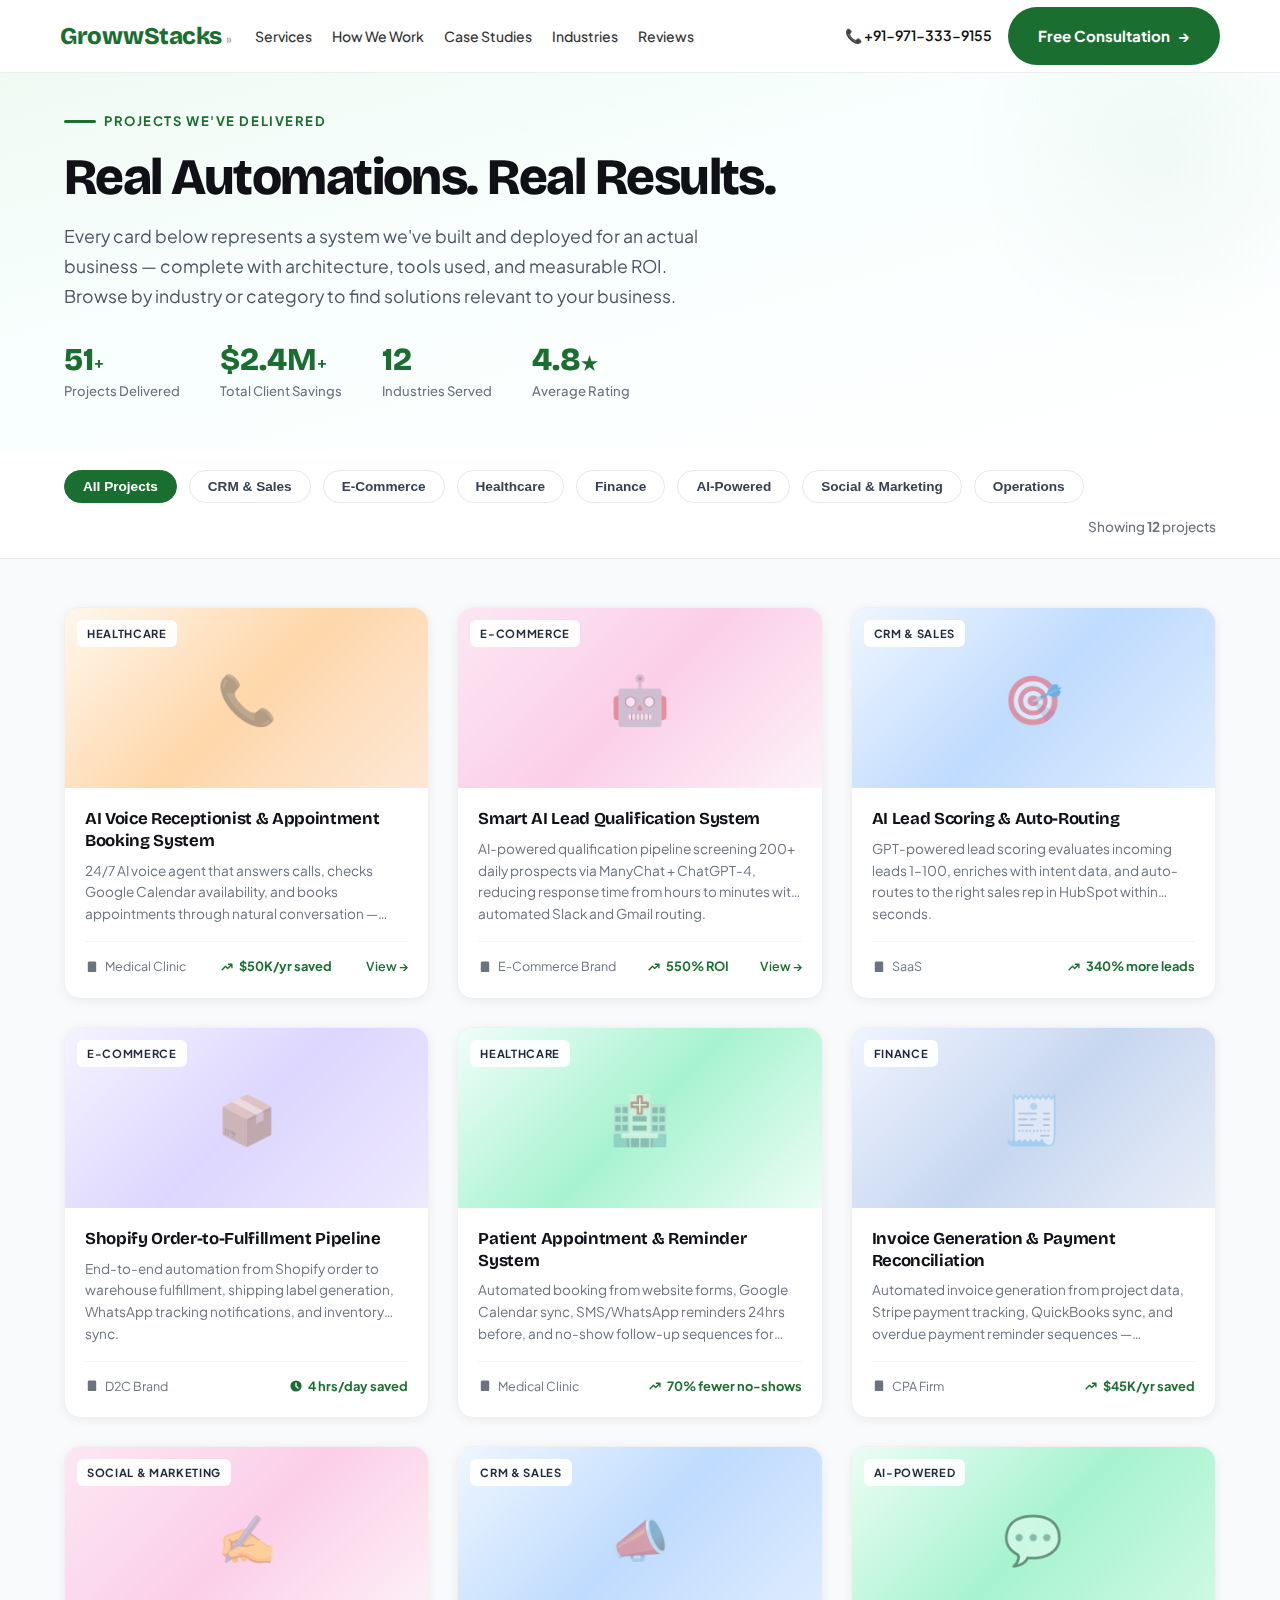
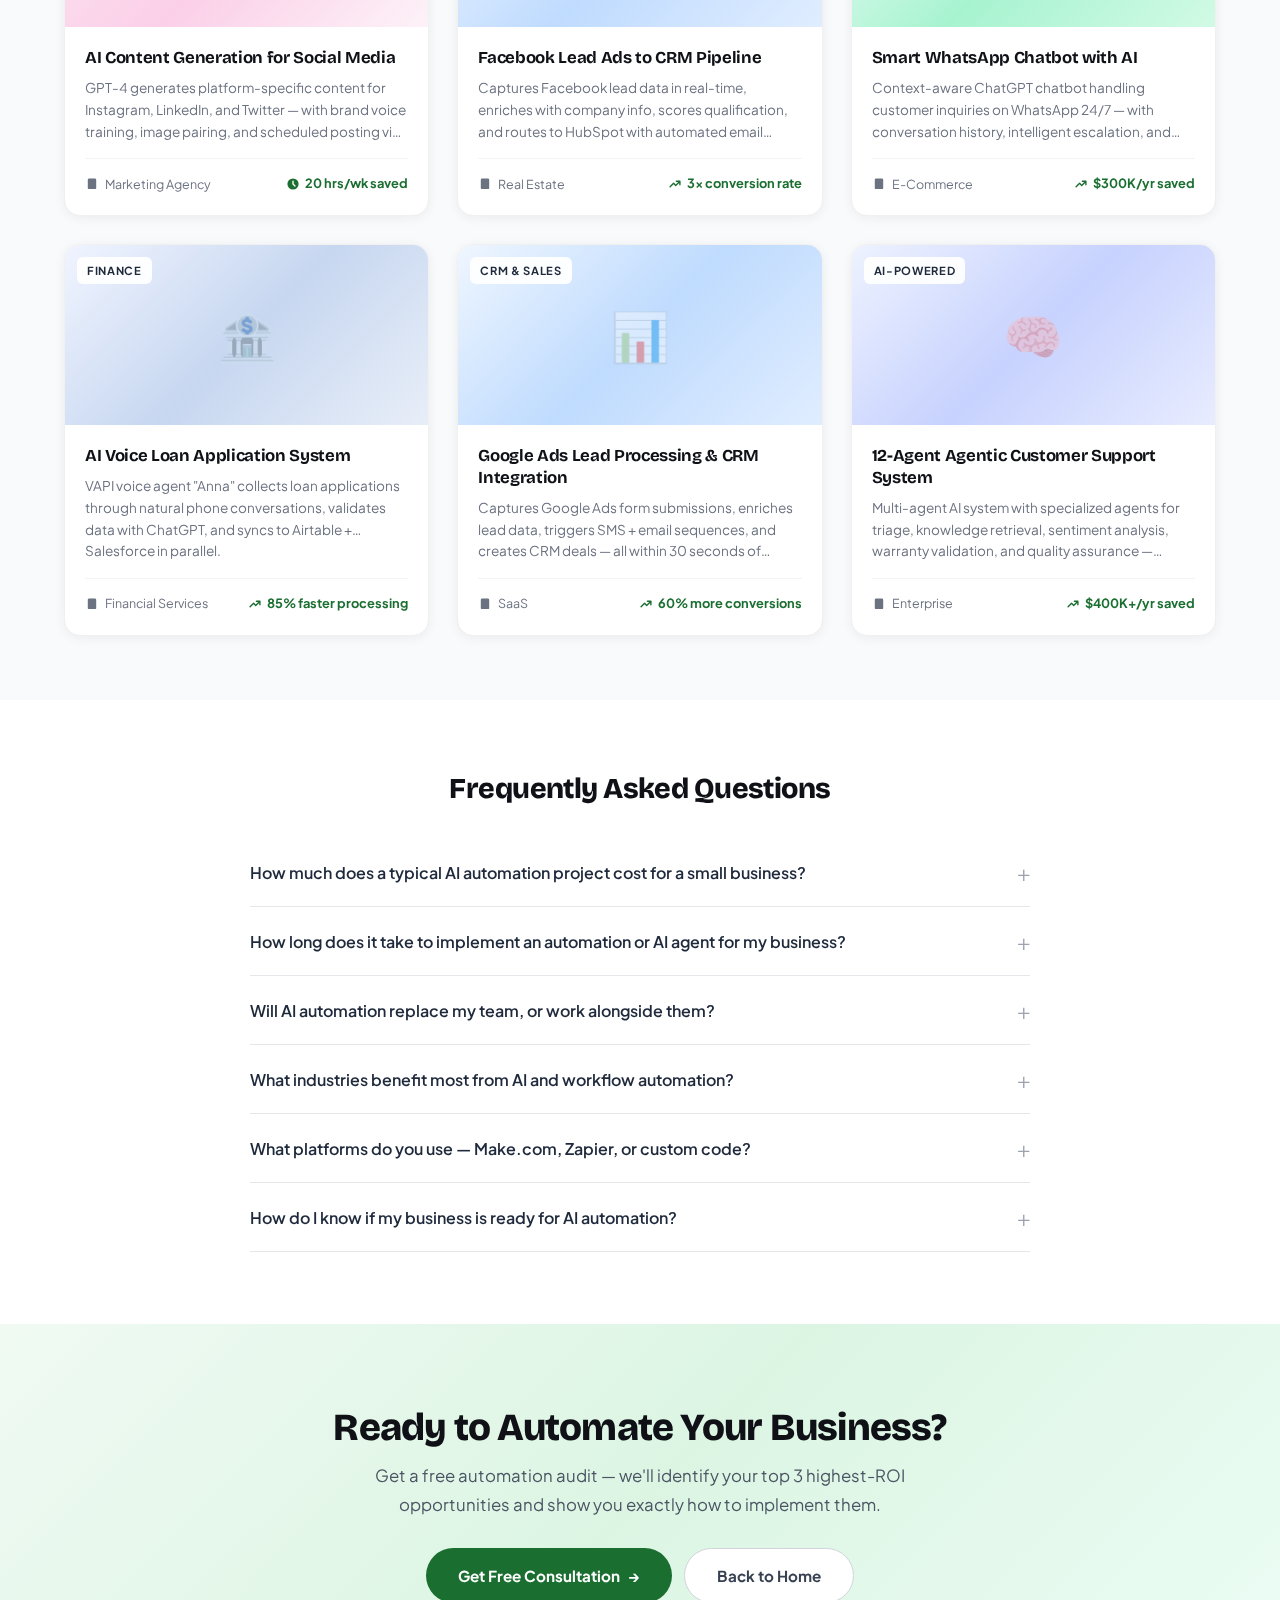
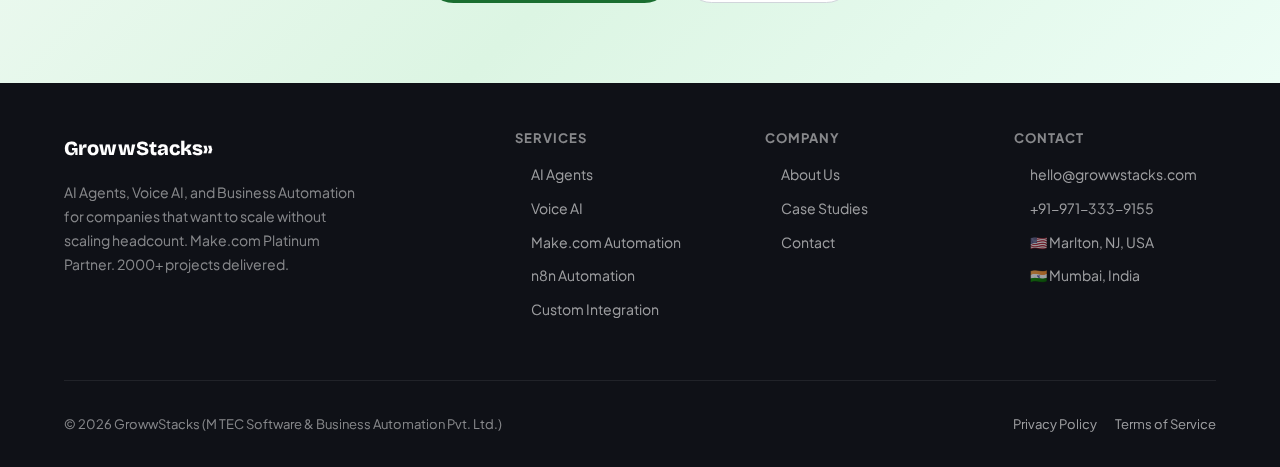
<file: pages/case-studies/index.html>
<!DOCTYPE html>
<html lang="en">
<head>
<script src="/analytics-loader.js"></script>
<meta charset="UTF-8">
<meta name="viewport" content="width=device-width, initial-scale=1.0">

<!-- ═══ SEO Meta ═══ -->
<title>Case Studies — AI &amp; Automation Success Stories | GrowwStacks</title>
<meta name="description" content="Browse 50+ real automation case studies. See how businesses saved $50K–$400K annually with Make.com, AI agents, voice AI, and workflow automation.">
<link rel="canonical" href="https://go.growwstacks.com/case-studies/">

<!-- ═══ Open Graph ═══ -->
<meta property="og:title" content="Case Studies — AI & Automation Success Stories | GrowwStacks">
<meta property="og:description" content="Browse 50+ real case studies from businesses achieving 100-700% ROI with AI agents, workflow automations, and voice AI.">
<meta property="og:type" content="website">
<meta property="og:url" content="https://go.growwstacks.com/case-studies/">
<meta property="og:image" content="" data-site-favicon>

<!-- ═══ Favicon (set by case-studies.js via SITE.imagekit.favicon) ═══ -->
<link rel="icon" type="image/png">

<!-- ═══ Preconnects ═══ -->
<link rel="preconnect" href="https://fonts.googleapis.com">
<link rel="preconnect" href="https://fonts.gstatic.com" crossorigin>
<link rel="preconnect" href="https://ik.imagekit.io">

<!-- ═══ Fonts (non-render-blocking) ═══ -->
<link href="https://fonts.googleapis.com/css2?family=Plus+Jakarta+Sans:ital,wght@0,300;0,400;0,500;0,600;0,700;0,800;1,400&family=Bricolage+Grotesque:wght@400;500;600;700;800&display=swap" rel="stylesheet" media="print" onload="this.media='all'">
<noscript><link href="https://fonts.googleapis.com/css2?family=Plus+Jakarta+Sans:ital,wght@0,300;0,400;0,500;0,600;0,700;0,800;1,400&family=Bricolage+Grotesque:wght@400;500;600;700;800&display=swap" rel="stylesheet"></noscript>

<!-- ═══ Shared Stylesheets ═══ -->
<link rel="stylesheet" href="../../../_shared/global.css">
<link rel="stylesheet" href="../../../_shared/case-studies.css">

</head>
<body class="cs-page">

<!-- ═══ NAVBAR (injected by page-builder.js) ═══ -->
<div id="gs-navbar"></div>

<main>

<!-- ═══════════════════════════════════════════ -->
<!-- HERO                                        -->
<!-- ═══════════════════════════════════════════ -->
<section class="csh-hero">
  <div class="container">
    <div class="csh-hero-label">Projects We've Delivered</div>
    <h1>Real Automations. Real Results.</h1>
    <p class="csh-hero-sub">Every card below represents a system we've built and deployed for an actual business — complete with architecture, tools used, and measurable ROI. Browse by industry or category to find solutions relevant to your business.</p>

    <div class="csh-hero-stats">
      <div class="csh-stat">
        <div class="csh-stat-num">51<span>+</span></div>
        <div class="csh-stat-label">Projects Delivered</div>
      </div>
      <div class="csh-stat">
        <div class="csh-stat-num">$2.4M<span>+</span></div>
        <div class="csh-stat-label">Total Client Savings</div>
      </div>
      <div class="csh-stat">
        <div class="csh-stat-num">12</div>
        <div class="csh-stat-label">Industries Served</div>
      </div>
      <div class="csh-stat">
        <div class="csh-stat-num">4.8<span>★</span></div>
        <div class="csh-stat-label">Average Rating</div>
      </div>
    </div>
  </div>
</section>

<!-- ═══════════════════════════════════════════ -->
<!-- FILTER BAR                                  -->
<!-- ═══════════════════════════════════════════ -->
<section class="csh-filters" id="csh-filters">
  <div class="container">
    <div class="csh-filters-inner">
      <button class="csh-pill active" data-filter="all">All Projects</button>
      <button class="csh-pill" data-filter="crm-sales">CRM &amp; Sales</button>
      <button class="csh-pill" data-filter="ecommerce">E-Commerce</button>
      <button class="csh-pill" data-filter="healthcare">Healthcare</button>
      <button class="csh-pill" data-filter="finance">Finance</button>
      <button class="csh-pill" data-filter="ai-powered">AI-Powered</button>
      <button class="csh-pill" data-filter="social-marketing">Social &amp; Marketing</button>
      <button class="csh-pill" data-filter="operations">Operations</button>
      <span class="csh-filter-count" id="csh-count">Showing <strong>12</strong> projects</span>
    </div>
  </div>
</section>

<!-- ═══════════════════════════════════════════ -->
<!-- CARD GRID                                   -->
<!-- ═══════════════════════════════════════════ -->
<section class="csh-grid-section">
  <div class="container">
    <div class="csh-grid" id="csh-grid">

      <!-- ══════════════ CARD 1 — AI Voice Receptionist (LIVE) ══════════════ -->
      <div class="csh-card" data-category="healthcare ai-powered" data-href="/case-studies/ai-voice-receptionist-booking-system/">
        <div class="csh-card-banner csh-banner-orange">
          <span class="csh-card-banner-placeholder">📞</span>
          <span class="csh-card-tag">Healthcare</span>
        </div>
        <div class="csh-card-body">
          <h3 class="csh-card-title">AI Voice Receptionist & Appointment Booking System</h3>
          <p class="csh-card-desc">24/7 AI voice agent that answers calls, checks Google Calendar availability, and books appointments through natural conversation — replacing a full-time receptionist.</p>
          <div class="csh-card-footer">
            <div class="csh-card-meta">
              <svg viewBox="0 0 20 20" fill="currentColor"><path fill-rule="evenodd" d="M4 4a2 2 0 012-2h8a2 2 0 012 2v12a1 1 0 01-1 1H5a1 1 0 01-1-1V4z"/></svg>
              Medical Clinic
            </div>
            <div class="csh-card-roi">
              <svg viewBox="0 0 20 20" fill="currentColor"><path fill-rule="evenodd" d="M12 7a1 1 0 110-2h5a1 1 0 011 1v5a1 1 0 11-2 0V8.414l-4.293 4.293a1 1 0 01-1.414 0L8 10.414l-4.293 4.293a1 1 0 01-1.414-1.414l5-5a1 1 0 011.414 0L11 10.586 14.586 7H12z"/></svg>
              $50K/yr saved
            </div>
            <span class="csh-card-link">View →</span>
          </div>
        </div>
      </div>

      <!-- ══════════════ CARD 2 — Smart Lead Qualification (LIVE) ══════════════ -->
      <div class="csh-card" data-category="ecommerce ai-powered social-marketing" data-href="../case-studies/smart-lead-qualification-ai/">
        <div class="csh-card-banner csh-banner-pink">
          <span class="csh-card-banner-placeholder">🤖</span>
          <span class="csh-card-tag">E-Commerce</span>
        </div>
        <div class="csh-card-body">
          <h3 class="csh-card-title">Smart AI Lead Qualification System</h3>
          <p class="csh-card-desc">AI-powered qualification pipeline screening 200+ daily prospects via ManyChat + ChatGPT-4, reducing response time from hours to minutes with automated Slack and Gmail routing.</p>
          <div class="csh-card-footer">
            <div class="csh-card-meta">
              <svg viewBox="0 0 20 20" fill="currentColor"><path fill-rule="evenodd" d="M4 4a2 2 0 012-2h8a2 2 0 012 2v12a1 1 0 01-1 1H5a1 1 0 01-1-1V4z"/></svg>
              E-Commerce Brand
            </div>
            <div class="csh-card-roi">
              <svg viewBox="0 0 20 20" fill="currentColor"><path fill-rule="evenodd" d="M12 7a1 1 0 110-2h5a1 1 0 011 1v5a1 1 0 11-2 0V8.414l-4.293 4.293a1 1 0 01-1.414 0L8 10.414l-4.293 4.293a1 1 0 01-1.414-1.414l5-5a1 1 0 011.414 0L11 10.586 14.586 7H12z"/></svg>
              550% ROI
            </div>
            <span class="csh-card-link">View →</span>
          </div>
        </div>
      </div>

      <!-- ══════════════ CARD 3 — AI Lead Scoring & Auto-Routing ══════════════ -->
      <div class="csh-card" data-category="crm-sales ai-powered">
        <div class="csh-card-banner csh-banner-blue">
          <span class="csh-card-banner-placeholder">🎯</span>
          <span class="csh-card-tag">CRM &amp; Sales</span>
        </div>
        <div class="csh-card-body">
          <h3 class="csh-card-title">AI Lead Scoring & Auto-Routing</h3>
          <p class="csh-card-desc">GPT-powered lead scoring evaluates incoming leads 1–100, enriches with intent data, and auto-routes to the right sales rep in HubSpot within seconds.</p>
          <div class="csh-card-footer">
            <div class="csh-card-meta">
              <svg viewBox="0 0 20 20" fill="currentColor"><path fill-rule="evenodd" d="M4 4a2 2 0 012-2h8a2 2 0 012 2v12a1 1 0 01-1 1H5a1 1 0 01-1-1V4z"/></svg>
              SaaS
            </div>
            <div class="csh-card-roi">
              <svg viewBox="0 0 20 20" fill="currentColor"><path fill-rule="evenodd" d="M12 7a1 1 0 110-2h5a1 1 0 011 1v5a1 1 0 11-2 0V8.414l-4.293 4.293a1 1 0 01-1.414 0L8 10.414l-4.293 4.293a1 1 0 01-1.414-1.414l5-5a1 1 0 011.414 0L11 10.586 14.586 7H12z"/></svg>
              340% more leads
            </div>
            <span class="csh-card-link">View →</span>
          </div>
        </div>
      </div>

      <!-- ══════════════ CARD 4 — Shopify Order Fulfillment ══════════════ -->
      <div class="csh-card" data-category="ecommerce operations">
        <div class="csh-card-banner csh-banner-purple">
          <span class="csh-card-banner-placeholder">📦</span>
          <span class="csh-card-tag">E-Commerce</span>
        </div>
        <div class="csh-card-body">
          <h3 class="csh-card-title">Shopify Order-to-Fulfillment Pipeline</h3>
          <p class="csh-card-desc">End-to-end automation from Shopify order to warehouse fulfillment, shipping label generation, WhatsApp tracking notifications, and inventory sync.</p>
          <div class="csh-card-footer">
            <div class="csh-card-meta">
              <svg viewBox="0 0 20 20" fill="currentColor"><path fill-rule="evenodd" d="M4 4a2 2 0 012-2h8a2 2 0 012 2v12a1 1 0 01-1 1H5a1 1 0 01-1-1V4z"/></svg>
              D2C Brand
            </div>
            <div class="csh-card-roi">
              <svg viewBox="0 0 20 20" fill="currentColor"><path fill-rule="evenodd" d="M10 18a8 8 0 100-16 8 8 0 000 16zm1-12a1 1 0 10-2 0v4a1 1 0 00.293.707l2.828 2.829a1 1 0 101.415-1.415L11 9.586V6z"/></svg>
              4 hrs/day saved
            </div>
            <span class="csh-card-link">View →</span>
          </div>
        </div>
      </div>

      <!-- ══════════════ CARD 5 — Patient Appointment System ══════════════ -->
      <div class="csh-card" data-category="healthcare operations">
        <div class="csh-card-banner csh-banner-teal">
          <span class="csh-card-banner-placeholder">🏥</span>
          <span class="csh-card-tag">Healthcare</span>
        </div>
        <div class="csh-card-body">
          <h3 class="csh-card-title">Patient Appointment & Reminder System</h3>
          <p class="csh-card-desc">Automated booking from website forms, Google Calendar sync, SMS/WhatsApp reminders 24hrs before, and no-show follow-up sequences for medical clinics.</p>
          <div class="csh-card-footer">
            <div class="csh-card-meta">
              <svg viewBox="0 0 20 20" fill="currentColor"><path fill-rule="evenodd" d="M4 4a2 2 0 012-2h8a2 2 0 012 2v12a1 1 0 01-1 1H5a1 1 0 01-1-1V4z"/></svg>
              Medical Clinic
            </div>
            <div class="csh-card-roi">
              <svg viewBox="0 0 20 20" fill="currentColor"><path fill-rule="evenodd" d="M12 7a1 1 0 110-2h5a1 1 0 011 1v5a1 1 0 11-2 0V8.414l-4.293 4.293a1 1 0 01-1.414 0L8 10.414l-4.293 4.293a1 1 0 01-1.414-1.414l5-5a1 1 0 011.414 0L11 10.586 14.586 7H12z"/></svg>
              70% fewer no-shows
            </div>
            <span class="csh-card-link">View →</span>
          </div>
        </div>
      </div>

      <!-- ══════════════ CARD 6 — Invoice & Payment Reconciliation ══════════════ -->
      <div class="csh-card" data-category="finance operations">
        <div class="csh-card-banner csh-banner-slate">
          <span class="csh-card-banner-placeholder">🧾</span>
          <span class="csh-card-tag">Finance</span>
        </div>
        <div class="csh-card-body">
          <h3 class="csh-card-title">Invoice Generation & Payment Reconciliation</h3>
          <p class="csh-card-desc">Automated invoice generation from project data, Stripe payment tracking, QuickBooks sync, and overdue payment reminder sequences — eliminating manual bookkeeping.</p>
          <div class="csh-card-footer">
            <div class="csh-card-meta">
              <svg viewBox="0 0 20 20" fill="currentColor"><path fill-rule="evenodd" d="M4 4a2 2 0 012-2h8a2 2 0 012 2v12a1 1 0 01-1 1H5a1 1 0 01-1-1V4z"/></svg>
              CPA Firm
            </div>
            <div class="csh-card-roi">
              <svg viewBox="0 0 20 20" fill="currentColor"><path fill-rule="evenodd" d="M12 7a1 1 0 110-2h5a1 1 0 011 1v5a1 1 0 11-2 0V8.414l-4.293 4.293a1 1 0 01-1.414 0L8 10.414l-4.293 4.293a1 1 0 01-1.414-1.414l5-5a1 1 0 011.414 0L11 10.586 14.586 7H12z"/></svg>
              $45K/yr saved
            </div>
            <span class="csh-card-link">View →</span>
          </div>
        </div>
      </div>

      <!-- ══════════════ CARD 7 — AI Content Generation ══════════════ -->
      <div class="csh-card" data-category="social-marketing ai-powered">
        <div class="csh-card-banner csh-banner-pink">
          <span class="csh-card-banner-placeholder">✍️</span>
          <span class="csh-card-tag">Social &amp; Marketing</span>
        </div>
        <div class="csh-card-body">
          <h3 class="csh-card-title">AI Content Generation for Social Media</h3>
          <p class="csh-card-desc">GPT-4 generates platform-specific content for Instagram, LinkedIn, and Twitter — with brand voice training, image pairing, and scheduled posting via Buffer.</p>
          <div class="csh-card-footer">
            <div class="csh-card-meta">
              <svg viewBox="0 0 20 20" fill="currentColor"><path fill-rule="evenodd" d="M4 4a2 2 0 012-2h8a2 2 0 012 2v12a1 1 0 01-1 1H5a1 1 0 01-1-1V4z"/></svg>
              Marketing Agency
            </div>
            <div class="csh-card-roi">
              <svg viewBox="0 0 20 20" fill="currentColor"><path fill-rule="evenodd" d="M10 18a8 8 0 100-16 8 8 0 000 16zm1-12a1 1 0 10-2 0v4a1 1 0 00.293.707l2.828 2.829a1 1 0 101.415-1.415L11 9.586V6z"/></svg>
              20 hrs/wk saved
            </div>
            <span class="csh-card-link">View →</span>
          </div>
        </div>
      </div>

      <!-- ══════════════ CARD 8 — Facebook Lead Ads to CRM ══════════════ -->
      <div class="csh-card" data-category="crm-sales social-marketing">
        <div class="csh-card-banner csh-banner-blue">
          <span class="csh-card-banner-placeholder">📣</span>
          <span class="csh-card-tag">CRM &amp; Sales</span>
        </div>
        <div class="csh-card-body">
          <h3 class="csh-card-title">Facebook Lead Ads to CRM Pipeline</h3>
          <p class="csh-card-desc">Captures Facebook lead data in real-time, enriches with company info, scores qualification, and routes to HubSpot with automated email welcome sequences.</p>
          <div class="csh-card-footer">
            <div class="csh-card-meta">
              <svg viewBox="0 0 20 20" fill="currentColor"><path fill-rule="evenodd" d="M4 4a2 2 0 012-2h8a2 2 0 012 2v12a1 1 0 01-1 1H5a1 1 0 01-1-1V4z"/></svg>
              Real Estate
            </div>
            <div class="csh-card-roi">
              <svg viewBox="0 0 20 20" fill="currentColor"><path fill-rule="evenodd" d="M12 7a1 1 0 110-2h5a1 1 0 011 1v5a1 1 0 11-2 0V8.414l-4.293 4.293a1 1 0 01-1.414 0L8 10.414l-4.293 4.293a1 1 0 01-1.414-1.414l5-5a1 1 0 011.414 0L11 10.586 14.586 7H12z"/></svg>
              3× conversion rate
            </div>
            <span class="csh-card-link">View →</span>
          </div>
        </div>
      </div>

      <!-- ══════════════ CARD 9 — WhatsApp Chatbot ══════════════ -->
      <div class="csh-card" data-category="ecommerce ai-powered">
        <div class="csh-card-banner csh-banner-emerald">
          <span class="csh-card-banner-placeholder">💬</span>
          <span class="csh-card-tag">AI-Powered</span>
        </div>
        <div class="csh-card-body">
          <h3 class="csh-card-title">Smart WhatsApp Chatbot with AI</h3>
          <p class="csh-card-desc">Context-aware ChatGPT chatbot handling customer inquiries on WhatsApp 24/7 — with conversation history, intelligent escalation, and $300K+ annual savings.</p>
          <div class="csh-card-footer">
            <div class="csh-card-meta">
              <svg viewBox="0 0 20 20" fill="currentColor"><path fill-rule="evenodd" d="M4 4a2 2 0 012-2h8a2 2 0 012 2v12a1 1 0 01-1 1H5a1 1 0 01-1-1V4z"/></svg>
              E-Commerce
            </div>
            <div class="csh-card-roi">
              <svg viewBox="0 0 20 20" fill="currentColor"><path fill-rule="evenodd" d="M12 7a1 1 0 110-2h5a1 1 0 011 1v5a1 1 0 11-2 0V8.414l-4.293 4.293a1 1 0 01-1.414 0L8 10.414l-4.293 4.293a1 1 0 01-1.414-1.414l5-5a1 1 0 011.414 0L11 10.586 14.586 7H12z"/></svg>
              $300K/yr saved
            </div>
            <span class="csh-card-link">View →</span>
          </div>
        </div>
      </div>

      <!-- ══════════════ CARD 10 — AI Loan Application ══════════════ -->
      <div class="csh-card" data-category="finance ai-powered">
        <div class="csh-card-banner csh-banner-slate">
          <span class="csh-card-banner-placeholder">🏦</span>
          <span class="csh-card-tag">Finance</span>
        </div>
        <div class="csh-card-body">
          <h3 class="csh-card-title">AI Voice Loan Application System</h3>
          <p class="csh-card-desc">VAPI voice agent "Anna" collects loan applications through natural phone conversations, validates data with ChatGPT, and syncs to Airtable + Salesforce in parallel.</p>
          <div class="csh-card-footer">
            <div class="csh-card-meta">
              <svg viewBox="0 0 20 20" fill="currentColor"><path fill-rule="evenodd" d="M4 4a2 2 0 012-2h8a2 2 0 012 2v12a1 1 0 01-1 1H5a1 1 0 01-1-1V4z"/></svg>
              Financial Services
            </div>
            <div class="csh-card-roi">
              <svg viewBox="0 0 20 20" fill="currentColor"><path fill-rule="evenodd" d="M12 7a1 1 0 110-2h5a1 1 0 011 1v5a1 1 0 11-2 0V8.414l-4.293 4.293a1 1 0 01-1.414 0L8 10.414l-4.293 4.293a1 1 0 01-1.414-1.414l5-5a1 1 0 011.414 0L11 10.586 14.586 7H12z"/></svg>
              85% faster processing
            </div>
            <span class="csh-card-link">View →</span>
          </div>
        </div>
      </div>

      <!-- ══════════════ CARD 11 — Google Ads Lead Processing ══════════════ -->
      <div class="csh-card" data-category="crm-sales operations">
        <div class="csh-card-banner csh-banner-blue">
          <span class="csh-card-banner-placeholder">📊</span>
          <span class="csh-card-tag">CRM &amp; Sales</span>
        </div>
        <div class="csh-card-body">
          <h3 class="csh-card-title">Google Ads Lead Processing & CRM Integration</h3>
          <p class="csh-card-desc">Captures Google Ads form submissions, enriches lead data, triggers SMS + email sequences, and creates CRM deals — all within 30 seconds of submission.</p>
          <div class="csh-card-footer">
            <div class="csh-card-meta">
              <svg viewBox="0 0 20 20" fill="currentColor"><path fill-rule="evenodd" d="M4 4a2 2 0 012-2h8a2 2 0 012 2v12a1 1 0 01-1 1H5a1 1 0 01-1-1V4z"/></svg>
              SaaS
            </div>
            <div class="csh-card-roi">
              <svg viewBox="0 0 20 20" fill="currentColor"><path fill-rule="evenodd" d="M12 7a1 1 0 110-2h5a1 1 0 011 1v5a1 1 0 11-2 0V8.414l-4.293 4.293a1 1 0 01-1.414 0L8 10.414l-4.293 4.293a1 1 0 01-1.414-1.414l5-5a1 1 0 011.414 0L11 10.586 14.586 7H12z"/></svg>
              60% more conversions
            </div>
            <span class="csh-card-link">View →</span>
          </div>
        </div>
      </div>

      <!-- ══════════════ CARD 12 — 12-Agent Support System ══════════════ -->
      <div class="csh-card" data-category="ai-powered operations">
        <div class="csh-card-banner csh-banner-indigo">
          <span class="csh-card-banner-placeholder">🧠</span>
          <span class="csh-card-tag">AI-Powered</span>
        </div>
        <div class="csh-card-body">
          <h3 class="csh-card-title">12-Agent Agentic Customer Support System</h3>
          <p class="csh-card-desc">Multi-agent AI system with specialized agents for triage, knowledge retrieval, sentiment analysis, warranty validation, and quality assurance — handling 5K+ monthly inquiries.</p>
          <div class="csh-card-footer">
            <div class="csh-card-meta">
              <svg viewBox="0 0 20 20" fill="currentColor"><path fill-rule="evenodd" d="M4 4a2 2 0 012-2h8a2 2 0 012 2v12a1 1 0 01-1 1H5a1 1 0 01-1-1V4z"/></svg>
              Enterprise
            </div>
            <div class="csh-card-roi">
              <svg viewBox="0 0 20 20" fill="currentColor"><path fill-rule="evenodd" d="M12 7a1 1 0 110-2h5a1 1 0 011 1v5a1 1 0 11-2 0V8.414l-4.293 4.293a1 1 0 01-1.414 0L8 10.414l-4.293 4.293a1 1 0 01-1.414-1.414l5-5a1 1 0 011.414 0L11 10.586 14.586 7H12z"/></svg>
              $400K+/yr saved
            </div>
            <span class="csh-card-link">View →</span>
          </div>
        </div>
      </div>

      <!-- ══════════════ EMPTY STATE ══════════════ -->
      <div class="csh-empty" id="csh-empty">
        <h3>No projects in this category yet</h3>
        <p>We're adding more case studies regularly. Check back soon or browse all projects.</p>
        <button id="csh-show-all">Show All Projects</button>
      </div>

    </div><!-- /csh-grid -->
  </div>
</section>

<!-- ═══════════════════════════════════════════ -->
<!-- FAQ                                         -->
<!-- ═══════════════════════════════════════════ -->
<section class="csh-faq" id="faq">
  <div class="container">
    <h2>Frequently Asked Questions</h2>

    <div class="csh-faq-item">
      <button class="csh-faq-q" aria-expanded="false">
        <span>How much does a typical AI automation project cost for a small business?</span>
        <span class="csh-faq-icon" aria-hidden="true">+</span>
      </button>
      <div class="csh-faq-a">
        <p><strong>Most projects range from $5,000 to $10,000 depending on complexity and number of integrations.</strong> Simple workflow automations (like form-to-CRM pipelines) start around $3,000, while complex multi-agent AI systems can reach $15,000+.<br><br>The key factor is <strong>ROI relative to investment</strong> — our average project delivers 300-700% return within the first year. For example, an $8,000 voice AI receptionist saves $30K–$50K annually in staffing costs.<br><br>We offer a free consultation to scope your project and provide an exact quote before any commitment.</p>
      </div>
    </div>

    <div class="csh-faq-item">
      <button class="csh-faq-q" aria-expanded="false">
        <span>How long does it take to implement an automation or AI agent for my business?</span>
        <span class="csh-faq-icon" aria-hidden="true">+</span>
      </button>
      <div class="csh-faq-a">
        <p><strong>Most projects are deployed within 2–8 weeks, from discovery to production.</strong> Simple automations (form handling, notification routing) take 1–2 weeks. Mid-complexity projects (CRM pipelines, chatbots) take 3–5 weeks. Enterprise AI agent systems take 6–8 weeks.<br><br>Our <strong>phased delivery approach</strong> means you see working components within the first week — not a big-bang launch after months of waiting.<br><br>We also provide 30 days of post-launch support to fine-tune and optimize performance.</p>
      </div>
    </div>

    <div class="csh-faq-item">
      <button class="csh-faq-q" aria-expanded="false">
        <span>Will AI automation replace my team, or work alongside them?</span>
        <span class="csh-faq-icon" aria-hidden="true">+</span>
      </button>
      <div class="csh-faq-a">
        <p><strong>Our automations are designed to augment your team, not replace them</strong> — they eliminate repetitive manual tasks so your people can focus on high-value work that requires human judgment and relationship building.<br><br>For example, our AI lead scoring system doesn't replace sales reps — it gives them <strong>pre-qualified, scored leads</strong> so they spend time closing instead of cold-calling. Our voice AI doesn't replace receptionists at busy offices — it handles the <strong>after-hours and overflow calls</strong> they physically can't answer.<br><br>The result is happier employees doing more meaningful work, not fewer employees.</p>
      </div>
    </div>

    <div class="csh-faq-item">
      <button class="csh-faq-q" aria-expanded="false">
        <span>What industries benefit most from AI and workflow automation?</span>
        <span class="csh-faq-icon" aria-hidden="true">+</span>
      </button>
      <div class="csh-faq-a">
        <p><strong>Any business processing repetitive data, managing client communications, or handling high-volume operations sees transformative ROI from automation.</strong> Our strongest results come from healthcare (appointment management, patient communication), finance and CPA firms (invoice processing, client onboarding), e-commerce (order fulfillment, customer support), and professional services (lead qualification, proposal generation).<br><br>The common thread is <strong>volume + repetition</strong>. If your team does the same task 50+ times per week, that's an automation opportunity worth at least $50K in annual savings.<br><br>We've delivered across 12 industries — if your process involves data moving between systems, we can likely automate it.</p>
      </div>
    </div>

    <div class="csh-faq-item">
      <button class="csh-faq-q" aria-expanded="false">
        <span>What platforms do you use — Make.com, Zapier, or custom code?</span>
        <span class="csh-faq-icon" aria-hidden="true">+</span>
      </button>
      <div class="csh-faq-a">
        <p><strong>We primarily use Make.com (where we're a Platinum Partner) and n8n for workflow automation, combined with OpenAI/ChatGPT for AI intelligence and VAPI for voice AI.</strong> The platform choice depends on your specific needs.<br><br><strong>Make.com</strong> is best for businesses needing powerful visual workflows with complex branching logic. <strong>n8n</strong> is ideal for companies requiring self-hosted solutions with strict data privacy. <strong>Custom code</strong> is reserved for enterprise needs that exceed no-code platform capabilities.<br><br>We recommend the right tool for the job — not the one that's easiest for us to sell.</p>
      </div>
    </div>

    <div class="csh-faq-item">
      <button class="csh-faq-q" aria-expanded="false">
        <span>How do I know if my business is ready for AI automation?</span>
        <span class="csh-faq-icon" aria-hidden="true">+</span>
      </button>
      <div class="csh-faq-a">
        <p><strong>If your team spends more than 10 hours per week on tasks that follow predictable patterns, your business is ready for automation.</strong> You don't need a tech team or existing systems — just a clear process that's currently done manually.<br><br>Signs you're ready include: <strong>employees copy-pasting data between apps</strong>, manually sending follow-up emails, hand-processing invoices, or spending hours qualifying leads that could be screened automatically.<br><br>Our free automation audit identifies your top 3 highest-ROI opportunities and gives you a clear implementation roadmap — even if you decide not to work with us.</p>
      </div>
    </div>

  </div>
</section>

<!-- ═══════════════════════════════════════════ -->
<!-- BOTTOM CTA                                  -->
<!-- ═══════════════════════════════════════════ -->
<section class="csh-cta">
  <div class="container">
    <h2>Ready to Automate Your Business?</h2>
    <p>Get a free automation audit — we'll identify your top 3 highest-ROI opportunities and show you exactly how to implement them.</p>
    <div class="btn-group">
      <a href="/#consultation" class="csh-btn-primary">Get Free Consultation <span>→</span></a>
      <a href="/" class="csh-btn-outline">Back to Home</a>
    </div>
  </div>
</section>

</main>

<!-- ═══ FOOTER (injected by page-builder.js) ═══ -->
<div id="gs-footer"></div>

<!-- ═══ Structured Data ═══ -->
<!-- ═══ Shared Config + Component Loader ═══ -->
<script src="../../_shared/site-config.js"></script>
<!-- Image Helper (injects images from config) -->
<script src="../../assets/js/images-helper.js"></script>
<!-- Page builder (requires SITE / site-config.js loaded first) -->
<script src="../../_shared/page-builder.js"></script>
<!-- Case Studies Specific -->
<script src="./case-studies.js"></script>

</body>
</html>
</file>
<file: _shared/case-studies.css>
/* ============================================ */
/* GROWWSTACKS — case-studies.css               */
/* Shared stylesheet for all case study pages   */
/* Loaded via: ../case-studies.css              */
/* (from pages/case-studies/{slug}/index.html)  */
/* ============================================ */

/* ── CSS Custom Properties (defaults — overridden per page) ── */
:root {
  --cs-accent: #e8590c;
  --cs-accent-light: #f4722b;
  --cs-accent-pale: #fff0e6;
  --cs-gradient: linear-gradient(135deg, #fff7ed 0%, #fed7aa 50%, #fde8d6 100%);
}

/* ── Reset & Base ── */
*, *::before, *::after { margin: 0; padding: 0; box-sizing: border-box; }
html { scroll-behavior: smooth; -webkit-font-smoothing: antialiased; }
body { font-family: var(--font-body, 'Plus Jakarta Sans', sans-serif); color: var(--dark, #0f172a); background: var(--white, #fff); line-height: 1.7; overflow-x: hidden; }
h1, h2, h3, h4 { font-family: var(--font-display, 'Bricolage Grotesque', sans-serif); line-height: 1.2; letter-spacing: -.02em; }
img { max-width: 100%; display: block; }
a { color: inherit; text-decoration: none; }
.container { max-width: 1200px; margin: 0 auto; padding: 0 24px; }

/* ── Buttons ── */
.btn { display: inline-flex; align-items: center; gap: 8px; padding: 14px 28px; border-radius: 50px; font-family: var(--font-body, 'Plus Jakarta Sans', sans-serif); font-weight: 700; font-size: 15px; cursor: pointer; transition: all .25s; border: 2px solid transparent; text-decoration: none; }
.btn-accent { background: var(--cs-accent); color: #fff; border-color: var(--cs-accent); }
.btn-accent:hover { background: var(--cs-accent-light); transform: translateY(-2px); box-shadow: 0 4px 20px rgba(0,0,0,.2); }
.btn-outline { background: transparent; color: var(--cs-accent); border-color: var(--cs-accent); }
.btn-outline:hover { background: var(--cs-accent); color: #fff; }
.btn-white { background: #fff; color: var(--cs-accent); border-color: #fff; }
.btn-white:hover { background: var(--cs-accent-pale); }
.btn-group { display: flex; gap: 12px; flex-wrap: wrap; }
.btn-arrow { transition: transform .2s; }
.btn:hover .btn-arrow { transform: translateX(4px); }

/* ============================================ */
/* HERO                                         */
/* ============================================ */
.cs-hero { padding: 30px 0 60px; background: var(--cs-gradient); position: relative; overflow: hidden; }
.cs-hero-bg { position: absolute; inset: 0; pointer-events: none; }
.cs-hero-bg-shape1 { position: absolute; top: -100px; right: -100px; width: 500px; height: 500px; border-radius: 50%; background: rgba(255,255,255,.25); filter: blur(80px); }
.cs-hero-bg-shape2 { position: absolute; bottom: -80px; left: -120px; width: 400px; height: 400px; border-radius: 50%; background: rgba(255,255,255,.15); filter: blur(60px); }
.cs-hero-inner { position: relative; z-index: 2; }

/* Breadcrumb */
.cs-breadcrumb { display: flex; align-items: center; gap: 8px; font-size: 13px; color: var(--gray-500, #64748b); margin-bottom: 24px; }
.cs-breadcrumb a { color: var(--cs-accent); font-weight: 600; }
.cs-breadcrumb a:hover { text-decoration: underline; }
.cs-breadcrumb span[aria-hidden] { opacity: .5; }

/* Tags */
.cs-hero-tags { display: flex; gap: 8px; flex-wrap: wrap; margin-bottom: 20px; }
.cs-tag { font-size: 11px; font-weight: 700; text-transform: uppercase; letter-spacing: .5px; padding: 5px 14px; border-radius: 50px; background: #fff; color: var(--cs-accent); border: 1px solid rgba(0,0,0,.1); }

/* Headline */
.cs-hero h1 { font-size: clamp(32px, 4.5vw, 52px); font-weight: 800; color: var(--dark, #0f172a); margin-bottom: 16px; max-width: 800px; }
.cs-hero-sub { font-size: 18px; color: var(--gray-600, #475569); max-width: 680px; line-height: 1.7; margin-bottom: 32px; }

/* Tool logo badges */
.cs-hero-logos { display: flex; align-items: center; gap: 10px; flex-wrap: wrap; margin-bottom: 40px; }
.cs-hero-logo { height: 36px; padding: 6px 14px; background: #fff; border-radius: 50px; border: 1px solid #e2e8f0; display: flex; align-items: center; gap: 8px; font-size: 13px; font-weight: 600; color: #475569; box-shadow: 0 1px 4px rgba(0,0,0,.06); }
.cs-hero-logo img { height: 20px; width: auto; border-radius: 3px; }

/* Hero media (YouTube facade) */
.cs-hero-media { margin-top: 48px; border-radius: 20px; overflow: hidden; box-shadow: 0 24px 64px rgba(0,0,0,.15); border: 4px solid #fff; background: #0f172a; }

/* YouTube lite facade */
.yt-facade { position: relative; cursor: pointer; aspect-ratio: 16/9; display: block; overflow: hidden; }
.yt-facade img { width: 100%; height: 100%; object-fit: cover; transition: transform .3s; }
.yt-facade:hover img { transform: scale(1.02); }
.yt-facade-play { position: absolute; inset: 0; display: flex; align-items: center; justify-content: center; }
.yt-facade-play svg { filter: drop-shadow(0 4px 16px rgba(0,0,0,.4)); transition: transform .2s; }
.yt-facade:hover .yt-facade-play svg { transform: scale(1.1); }

/* ============================================ */
/* KEY RESULTS STRIP                            */
/* ============================================ */
.cs-results { padding: 48px 0; background: #0f172a; color: #fff; }
.cs-results-grid { display: grid; grid-template-columns: repeat(4, 1fr); gap: 32px; text-align: center; }
.cs-result-item { position: relative; }
.cs-result-item:not(:last-child)::after { content: ''; position: absolute; right: -16px; top: 10%; height: 80%; width: 1px; background: rgba(255,255,255,.1); }
.cs-result-num { font-family: var(--font-display, 'Bricolage Grotesque', sans-serif); font-size: 44px; font-weight: 800; color: var(--cs-accent-pale, #fed7aa); line-height: 1; margin-bottom: 8px; }
.cs-result-label { font-size: 14px; color: rgba(255,255,255,.6); line-height: 1.4; }

/* ============================================ */
/* CONTENT + SIDEBAR LAYOUT                     */
/* ============================================ */
.cs-content { padding: 80px 0; }
.cs-content-inner { display: grid; grid-template-columns: 1fr 320px; gap: 60px; align-items: start; }

/* ── Article ── */
.cs-article h2 { font-size: 28px; font-weight: 800; color: #0f172a; margin: 48px 0 16px; }
.cs-article h2:first-child { margin-top: 0; }
.cs-article h3 { font-size: 20px; font-weight: 700; color: #0f172a; margin: 32px 0 12px; }
.cs-article h4 { font-size: 16px; font-weight: 700; color: #0f172a; margin: 20px 0 8px; }
.cs-article p { font-size: 16px; color: #475569; margin-bottom: 16px; line-height: 1.75; }
.cs-article ol, .cs-article ul { padding-left: 24px; margin-bottom: 20px; }
.cs-article li { font-size: 16px; color: #475569; margin-bottom: 10px; line-height: 1.65; }
.cs-article strong { color: #0f172a; font-weight: 700; }

/* Image block */
.cs-img-block { margin: 32px 0; border-radius: 16px; overflow: hidden; border: 1px solid #e2e8f0; box-shadow: 0 4px 24px rgba(0,0,0,.08); }
.cs-img-block img { width: 100%; display: block; border-radius: 0; }
.cs-img-caption { background: #f8fafc; padding: 10px 16px; font-size: 13px; color: #94a3b8; font-style: italic; border-top: 1px solid #e2e8f0; text-align: center; }

/* Highlight callout */
.cs-highlight { margin: 32px 0; padding: 24px 28px; border-radius: 0 16px 16px 0; border-left: 4px solid var(--cs-accent); background: var(--cs-accent-pale); }
.cs-highlight p { color: #0f172a; font-weight: 500; margin-bottom: 0; }

/* Features grid */
.cs-features { display: grid; grid-template-columns: repeat(2, 1fr); gap: 20px; margin: 24px 0; }
.cs-feature { background: #f8fafc; border: 1px solid #e2e8f0; border-radius: 16px; padding: 24px; transition: box-shadow .2s, transform .2s; }
.cs-feature:hover { box-shadow: 0 8px 24px rgba(0,0,0,.08); transform: translateY(-2px); }
.cs-feature-icon { font-size: 28px; margin-bottom: 12px; }
.cs-feature h4 { font-size: 15px; font-weight: 700; color: #0f172a; margin-bottom: 8px; margin-top: 0; }
.cs-feature p { font-size: 14px; color: #64748b; line-height: 1.6; margin-bottom: 0; }

/* Inline visualization wrapper */
.cs-visual-flow { background: #f8fafc; border: 1px solid #e2e8f0; border-radius: 16px; padding: 8px 16px; margin: 32px 0; overflow-x: auto; }

/* ── Sidebar ── */
.cs-sidebar { position: sticky; top: 88px; }
.cs-sidebar-card { background: #f8fafc; border: 1px solid #e2e8f0; border-radius: 16px; padding: 24px; margin-bottom: 20px; }
.cs-sidebar-card h4 { font-size: 12px; font-weight: 700; text-transform: uppercase; letter-spacing: 1px; color: #94a3b8; margin-bottom: 16px; padding-bottom: 12px; border-bottom: 1px solid #e2e8f0; }
.cs-sidebar-row { display: flex; justify-content: space-between; align-items: center; padding: 10px 0; border-bottom: 1px solid #e2e8f0; font-size: 14px; }
.cs-sidebar-row:last-child { border-bottom: none; padding-bottom: 0; }
.cs-sidebar-label { color: #94a3b8; font-weight: 500; }
.cs-sidebar-value { color: #0f172a; font-weight: 700; text-align: right; }
.cs-sidebar-tools { display: flex; flex-wrap: wrap; gap: 8px; }
.cs-tool-tag { font-size: 12px; font-weight: 600; padding: 5px 12px; border-radius: 50px; background: #fff; border: 1px solid #e2e8f0; color: #475569; display: flex; align-items: center; gap: 6px; }
.cs-tool-tag img { border-radius: 3px; }

/* Sidebar CTA */
.cs-sidebar-cta { background: var(--cs-accent); color: #fff; border-radius: 16px; padding: 28px; text-align: center; }
.cs-sidebar-cta h4 { color: #fff; text-transform: none; letter-spacing: 0; font-size: 17px; font-weight: 700; margin-bottom: 8px; padding-bottom: 0; border: none; }
.cs-sidebar-cta p { font-size: 14px; color: rgba(255,255,255,.75); margin-bottom: 20px; line-height: 1.5; }
.cs-sidebar-cta .btn { width: 100%; justify-content: center; }

/* ============================================ */
/* FAQ                                          */
/* ============================================ */
.cs-faq { padding: 80px 0; background: #f8fafc; }
.cs-faq h2 { font-size: 32px; font-weight: 800; text-align: center; margin-bottom: 40px; color: #0f172a; }
.faq-item { background: #fff; border: 1px solid #e2e8f0; border-radius: 16px; margin-bottom: 12px; overflow: hidden; transition: box-shadow .2s; }
.faq-item:hover { box-shadow: 0 4px 16px rgba(0,0,0,.06); }
.faq-q { width: 100%; display: flex; align-items: center; justify-content: space-between; gap: 16px; padding: 20px 24px; background: none; border: none; cursor: pointer; font-family: var(--font-body, 'Plus Jakarta Sans', sans-serif); font-size: 16px; font-weight: 700; color: #0f172a; text-align: left; transition: color .2s; }
.faq-q:hover { color: var(--cs-accent); }
.faq-icon { font-size: 20px; font-weight: 400; color: var(--cs-accent); flex-shrink: 0; transition: transform .25s; line-height: 1; }
.faq-q[aria-expanded="true"] .faq-icon { transform: rotate(45deg); }
.faq-a { display: none; padding: 0 24px 0px; }
.faq-a.open { display: block; }
.faq-a p { font-size: 15px; color: #475569; line-height: 1.75; margin: 0; }
.faq-a p strong { color: #0f172a; }

/* ============================================ */
/* BOTTOM CTA                                   */
/* ============================================ */
.cs-bottom-cta { padding: 80px 0; background: var(--cs-gradient); text-align: center; position: relative; overflow: hidden; }
.cs-bottom-cta::before { content: ''; position: absolute; top: -100px; right: -100px; width: 400px; height: 400px; border-radius: 50%; background: rgba(255,255,255,.2); filter: blur(80px); pointer-events: none; }
.cs-bottom-cta h2 { font-size: clamp(28px, 3vw, 40px); font-weight: 800; color: #0f172a; margin-bottom: 12px; }
.cs-bottom-cta p { font-size: 18px; color: #475569; margin-bottom: 32px; max-width: 540px; margin-left: auto; margin-right: auto; line-height: 1.6; }
.cs-bottom-cta .btn-group { justify-content: center; }

/* ============================================ */
/* RESPONSIVE                                   */
/* ============================================ */
@media (max-width: 1024px) {
  .cs-content-inner { grid-template-columns: 1fr; }
  .cs-sidebar { position: static; top: auto; }
  .cs-results-grid { grid-template-columns: repeat(2, 1fr); }
  .cs-result-item:not(:last-child)::after { display: none; }
  .cs-features { grid-template-columns: 1fr; }
}

@media (max-width: 768px) {
  .cs-hero { padding: 110px 0 40px; }
  .cs-hero h1 { font-size: 30px; }
  .cs-hero-sub { font-size: 16px; }
  .cs-hero-media { margin-top: 32px; }
  .cs-result-num { font-size: 32px; }
  .cs-article h2 { font-size: 22px; }
  .cs-faq h2 { font-size: 24px; }
  .cs-bottom-cta { padding: 56px 0; }
  .cs-bottom-cta .btn-group { flex-direction: column; align-items: center; }
}

@media (max-width: 640px) {
  .cs-results-grid { grid-template-columns: 1fr 1fr; }
  .cs-features { grid-template-columns: 1fr; }
  .cs-hero-logos { gap: 8px; }
  .cs-hero-logo { font-size: 12px; padding: 5px 10px; }
  .faq-q { font-size: 15px; padding: 16px 18px; }
  .faq-a { padding: 0 18px 16px; }
}


/* ═══════════════════════════════════════════════════════════
   CASE STUDIES — Shared Stylesheet
   Covers: Hub page (index), Finance page, Lead Qual page
   Linked from: index.html, ai-finance-loan-automation/index.html,
                smart-lead-qualification-ai/index.html
═══════════════════════════════════════════════════════════ */


/* ───────────────────────────────────────────────────────────
   HUB PAGE — Custom Variables & Components (csh-*)
─────────────────────────────────────────────────────────── */

:root {
  --hub-accent: #1a6e30;
  --hub-accent-light: #22a447;
  --hub-radius: 16px;
  --hub-shadow: 0 2px 12px rgba(0,0,0,0.06);
  --hub-shadow-hover: 0 8px 32px rgba(0,0,0,0.10);
}

/* ── Hero ── */
.csh-hero {
  padding: 30px 0 48px;
  background: linear-gradient(165deg, #f0faf3 0%, #f8fffe 40%, #fff 100%);
  position: relative;
  overflow: hidden;
}
.csh-hero::before {
  content: '';
  position: absolute;
  top: -120px;
  right: -80px;
  width: 400px;
  height: 400px;
  background: radial-gradient(circle, rgba(26,110,48,0.04) 0%, transparent 70%);
  border-radius: 50%;
  pointer-events: none;
}
.csh-hero-label {
  display: inline-flex;
  align-items: center;
  gap: 8px;
  font-size: 13px;
  font-weight: 700;
  letter-spacing: 0.12em;
  text-transform: uppercase;
  color: var(--hub-accent);
  margin-bottom: 16px;
}
.csh-hero-label::before {
  content: '';
  display: inline-block;
  width: 32px;
  height: 3px;
  background: var(--hub-accent);
  border-radius: 2px;
}
.csh-hero h1 {
  font-family: 'Bricolage Grotesque', serif;
  font-size: clamp(2rem, 5vw, 3.2rem);
  font-weight: 800;
  line-height: 1.12;
  color: #0f1117;
  margin-bottom: 16px;
  letter-spacing: -0.03em;
}
.csh-hero-sub {
  font-size: 1.1rem;
  color: #4b5563;
  line-height: 1.7;
  max-width: 640px;
  margin-bottom: 32px;
}
.csh-hero-stats {
  display: flex;
  gap: 40px;
  flex-wrap: wrap;
}
.csh-stat {
  text-align: left;
}
.csh-stat-num {
  font-family: 'Bricolage Grotesque', serif;
  font-size: 2rem;
  font-weight: 800;
  color: var(--hub-accent);
  line-height: 1;
}
.csh-stat-num span {
  font-size: 1.2rem;
  font-weight: 600;
}
.csh-stat-label {
  font-size: 0.82rem;
  color: #6b7280;
  margin-top: 4px;
  font-weight: 500;
}

/* ── Filter Bar ── */
.csh-filters {
  padding: 20px 0;
  background: #fff;
  border-bottom: 1px solid #e5e7eb;
  position: sticky;
  top: 0;
  z-index: 90;
  transition: box-shadow 0.3s;
}
.csh-filters.scrolled {
  box-shadow: 0 2px 16px rgba(0,0,0,0.06);
}
.csh-filters-inner {
  display: flex;
  align-items: center;
  gap: 12px;
  flex-wrap: wrap;
}
.csh-filter-count {
  font-size: 0.85rem;
  color: #6b7280;
  margin-left: auto;
  white-space: nowrap;
  font-weight: 500;
}
.csh-pill {
  display: inline-flex;
  align-items: center;
  padding: 8px 18px;
  border-radius: 9999px;
  font-size: 0.85rem;
  font-weight: 600;
  border: 1.5px solid #e5e7eb;
  background: #fff;
  color: #374151;
  cursor: pointer;
  transition: all 0.2s;
  white-space: nowrap;
  -webkit-tap-highlight-color: transparent;
}
.csh-pill:hover {
  border-color: var(--hub-accent);
  color: var(--hub-accent);
  background: #f0faf3;
}
.csh-pill.active {
  background: var(--hub-accent);
  color: #fff;
  border-color: var(--hub-accent);
}

/* ── Card Grid ── */
.csh-grid-section {
  padding: 48px 0 64px;
  background: #f9fafb;
  min-height: 60vh;
}
.csh-grid {
  display: grid;
  grid-template-columns: repeat(3, 1fr);
  gap: 28px;
}
.csh-empty {
  display: none;
  grid-column: 1 / -1;
  text-align: center;
  padding: 80px 24px;
}
.csh-empty h3 {
  font-family: 'Bricolage Grotesque', serif;
  font-size: 1.4rem;
  font-weight: 700;
  color: #1e293b;
  margin-bottom: 8px;
}
.csh-empty p {
  color: #6b7280;
  margin-bottom: 20px;
}
.csh-empty button {
  background: var(--hub-accent);
  color: #fff;
  border: none;
  padding: 10px 24px;
  border-radius: 9999px;
  font-weight: 600;
  font-size: 0.9rem;
  cursor: pointer;
}

/* ── Individual Card ── */
.csh-card {
  background: #fff;
  border-radius: var(--hub-radius);
  overflow: hidden;
  box-shadow: var(--hub-shadow);
  transition: all 0.3s;
  display: flex;
  flex-direction: column;
  border: 1px solid #f0f0f0;
}
.csh-card:hover {
  box-shadow: var(--hub-shadow-hover);
  transform: translateY(-4px);
}
.csh-card[data-href] {
  cursor: pointer;
}
.csh-card-banner {
  height: 180px;
  position: relative;
  overflow: hidden;
  display: flex;
  align-items: center;
  justify-content: center;
}
.csh-card-banner-placeholder {
  font-size: 3rem;
  opacity: 0.4;
}
.csh-card-tag {
  position: absolute;
  top: 12px;
  left: 12px;
  font-size: 0.7rem;
  font-weight: 700;
  letter-spacing: 0.06em;
  text-transform: uppercase;
  padding: 4px 10px;
  border-radius: 6px;
  background: rgba(255,255,255,0.92);
  color: #1e293b;
  backdrop-filter: blur(4px);
}
.csh-card-body {
  padding: 20px;
  display: flex;
  flex-direction: column;
  flex: 1;
}
.csh-card-title {
  font-family: 'Bricolage Grotesque', serif;
  font-size: 1.05rem;
  font-weight: 700;
  color: #0f1117;
  line-height: 1.3;
  margin-bottom: 8px;
  display: -webkit-box;
  -webkit-line-clamp: 2;
  -webkit-box-orient: vertical;
  overflow: hidden;
}
.csh-card-desc {
  font-size: 0.85rem;
  color: #6b7280;
  line-height: 1.6;
  margin-bottom: 16px;
  display: -webkit-box;
  -webkit-line-clamp: 3;
  -webkit-box-orient: vertical;
  overflow: hidden;
  flex: 1;
}
.csh-card-footer {
  display: flex;
  align-items: center;
  justify-content: space-between;
  padding-top: 14px;
  border-top: 1px solid #f3f4f6;
  gap: 8px;
}
.csh-card-meta {
  display: flex;
  align-items: center;
  gap: 6px;
  font-size: 0.78rem;
  color: #6b7280;
}
.csh-card-meta svg {
  width: 14px;
  height: 14px;
  flex-shrink: 0;
}
.csh-card-roi {
  display: flex;
  align-items: center;
  gap: 5px;
  font-size: 0.8rem;
  font-weight: 700;
  color: var(--hub-accent);
  white-space: nowrap;
}
.csh-card-roi svg {
  width: 14px;
  height: 14px;
}
.csh-card-link {
  font-size: 0.78rem;
  font-weight: 600;
  color: var(--hub-accent);
  display: none;
  align-items: center;
  gap: 4px;
  white-space: nowrap;
}
.csh-card[data-href] .csh-card-link {
  display: inline-flex;
}
.csh-card-link svg {
  width: 12px;
  height: 12px;
}

/* ── Bottom CTA ── */
.csh-cta {
  padding: 80px 0;
  background: linear-gradient(135deg, #f0faf3 0%, #dcf5e3 50%, #ecfdf5 100%);
  text-align: center;
  position: relative;
}
.csh-cta h2 {
  font-family: 'Bricolage Grotesque', serif;
  font-size: clamp(1.6rem, 4vw, 2.4rem);
  font-weight: 800;
  color: #0f1117;
  margin-bottom: 12px;
}
.csh-cta p {
  color: #4b5563;
  font-size: 1.05rem;
  margin-bottom: 28px;
  max-width: 560px;
  margin-left: auto;
  margin-right: auto;
}
.csh-cta .btn-group {
  display: flex;
  gap: 12px;
  justify-content: center;
  flex-wrap: wrap;
}
.csh-btn-primary {
  display: inline-flex;
  align-items: center;
  gap: 8px;
  padding: 14px 32px;
  background: var(--hub-accent);
  color: #fff;
  font-weight: 700;
  font-size: 0.95rem;
  border-radius: 9999px;
  text-decoration: none;
  transition: all 0.25s;
}
.csh-btn-primary:hover {
  background: #145a27;
  transform: translateY(-2px);
  box-shadow: 0 8px 24px rgba(26,110,48,0.18);
}
.csh-btn-outline {
  display: inline-flex;
  align-items: center;
  gap: 8px;
  padding: 14px 32px;
  background: #fff;
  color: #374151;
  font-weight: 700;
  font-size: 0.95rem;
  border-radius: 9999px;
  text-decoration: none;
  border: 1.5px solid #d1d5db;
  transition: all 0.25s;
}
.csh-btn-outline:hover {
  border-color: var(--hub-accent);
  color: var(--hub-accent);
}

/* ── Hub FAQ ── */
.csh-faq {
  padding: 72px 0;
  background: #fff;
}
.csh-faq h2 {
  font-family: 'Bricolage Grotesque', serif;
  font-size: 1.8rem;
  font-weight: 800;
  color: #0f1117;
  margin-bottom: 32px;
  text-align: center;
}
.csh-faq-item {
  border-bottom: 1px solid #e5e7eb;
  max-width: 780px;
  margin: 0 auto;
}
.csh-faq-q {
  width: 100%;
  display: flex;
  justify-content: space-between;
  align-items: center;
  padding: 20px 0;
  background: none;
  border: none;
  font-family: 'Plus Jakarta Sans', sans-serif;
  font-size: 1rem;
  font-weight: 600;
  color: #1e293b;
  cursor: pointer;
  text-align: left;
  gap: 16px;
  min-height: 44px;
}
.csh-faq-q:hover { color: var(--hub-accent); }
.csh-faq-icon {
  font-size: 1.4rem;
  font-weight: 300;
  color: #9ca3af;
  flex-shrink: 0;
  transition: transform 0.3s;
}
.csh-faq-item.open .csh-faq-icon {
  transform: rotate(45deg);
  color: var(--hub-accent);
}
.csh-faq-a {
  max-height: 0;
  overflow: hidden;
  transition: max-height 0.35s ease;
}
.csh-faq-item.open .csh-faq-a {
  max-height: 500px;
}
.csh-faq-a p {
  padding: 0 0 20px;
  font-size: 0.92rem;
  color: #4b5563;
  line-height: 1.7;
}

/* ── Card Banner Colors (replaces inline style="background:...") ── */
.csh-banner-orange  { background: linear-gradient(135deg,#fff7ed,#fed7aa,#fde8d6); }
.csh-banner-pink    { background: linear-gradient(135deg,#fce7f3,#fbcfe8,#fdf2f8); }
.csh-banner-blue    { background: linear-gradient(135deg,#eff6ff,#bfdbfe,#e0edff); }
.csh-banner-purple  { background: linear-gradient(135deg,#f5f3ff,#ddd6fe,#ede9fe); }
.csh-banner-teal    { background: linear-gradient(135deg,#f0fdfa,#a7f3d0,#ecfdf5); }
.csh-banner-slate   { background: linear-gradient(135deg,#f0f4ff,#c7d7f0,#e8eef8); }
.csh-banner-emerald { background: linear-gradient(135deg,#ecfdf5,#a7f3d0,#d1fae5); }
.csh-banner-indigo  { background: linear-gradient(135deg,#eef2ff,#c7d2fe,#e8ecff); }

/* ── Hub Responsive ── */
@media (max-width: 1024px) {
  .csh-grid { grid-template-columns: repeat(2, 1fr); gap: 20px; }
}
@media (max-width: 768px) {
  .csh-hero { padding: 60px 0 36px; }
  .csh-hero-stats { gap: 24px; }
  .csh-filters-inner { gap: 8px; }
  .csh-pill { padding: 7px 14px; font-size: 0.8rem; }
  .csh-filter-count { width: 100%; margin-left: 0; margin-top: 4px; }
  .csh-grid-section { padding: 32px 0 48px; }
}
@media (max-width: 600px) {
  .csh-grid { grid-template-columns: 1fr; gap: 16px; }
  .csh-hero h1 { font-size: 1.7rem; }
  .csh-card-banner { height: 160px; }
}


/* ───────────────────────────────────────────────────────────
   DETAIL PAGES — Page-Specific Accent Variables
   Scope to body class to avoid conflicts between pages
─────────────────────────────────────────────────────────── */

/* Finance & Banking (ai-finance-loan-automation) */
body.page-finance {
  --cs-accent: #1e3a5f;
  --cs-accent-light: #2d5a8e;
  --cs-accent-pale: #dce8f5;
  --cs-gradient: linear-gradient(135deg, #f0f4ff 0%, #c7d7f0 50%, #e8eef8 100%);
}

/* Marketing / Lead Qualification (smart-lead-qualification-ai) */
body.page-lead-qual {
  --cs-accent: #9d174d;
  --cs-accent-light: #db2777;
  --cs-accent-pale: #fce7f3;
  --cs-gradient: linear-gradient(135deg, #fce7f3 0%, #fbcfe8 50%, #fdf2f8 100%);
}


/* ───────────────────────────────────────────────────────────
   FINANCE PAGE — Flow Visualization Styles
   Used in: ai-finance-loan-automation/index.html
─────────────────────────────────────────────────────────── */

.cs-flow-pipeline {
  display: flex;
  align-items: center;
  justify-content: center;
  gap: 0;
  padding: 2rem 1rem;
  flex-wrap: wrap;
}
.cs-flow-step {
  background: #fff;
  border: 2px solid var(--cs-accent-pale, #dce8f5);
  border-radius: 12px;
  padding: 1rem 1.25rem;
  text-align: center;
  min-width: 130px;
  max-width: 160px;
  position: relative;
  box-shadow: 0 2px 8px rgba(0,0,0,0.06);
}
.cs-flow-step.cs-flow-active {
  border-color: var(--cs-accent, #1e3a5f);
  background: var(--cs-accent-pale, #dce8f5);
}
.cs-flow-step-icon { font-size: 1.5rem; margin-bottom: .4rem; }
.cs-flow-step-title { font-weight: 700; font-size: .85rem; color: #1e293b; line-height: 1.3; }
.cs-flow-step-sub { font-size: .72rem; color: #64748b; margin-top: .25rem; line-height: 1.35; }
.cs-flow-connector {
  color: var(--cs-accent, #1e3a5f);
  font-size: 1.4rem;
  padding: 0 .5rem;
  font-weight: 700;
  flex-shrink: 0;
}

/* Decision branch row */
.cs-flow-branch {
  display: flex;
  flex-direction: column;
  gap: 10px;
  align-items: flex-start;
}
.cs-flow-branch-label {
  font-size: .7rem;
  font-weight: 700;
  letter-spacing: .04em;
  text-transform: uppercase;
  padding: 2px 8px;
  border-radius: 50px;
}
.cs-flow-branch-label.approved { background: #dcfce7; color: #15803d; }
.cs-flow-branch-label.review   { background: #fef9c3; color: #a16207; }
.cs-flow-branch-wrap { display: flex; align-items: center; gap: 6px; }

/* Flow Outcome boxes */
.cs-flow-outcome-wrap {
  display: flex;
  flex-direction: column;
  gap: 10px;
}
.cs-flow-outcome {
  background: #fff;
  border: 2px solid var(--cs-accent-pale, #dce8f5);
  border-radius: 10px;
  padding: .7rem 1rem;
  text-align: center;
  font-size: .78rem;
  font-weight: 600;
  color: #1e293b;
  box-shadow: 0 2px 6px rgba(0,0,0,0.05);
  min-width: 120px;
}
.cs-flow-outcome.approved { border-color: #86efac; background: #f0fdf4; color: #15803d; }
.cs-flow-outcome.review   { border-color: #fde68a; background: #fffbeb; color: #92400e; }

/* ───────────────────────────────────────────────────────────
   SHARED UTILITIES — Detail Pages
─────────────────────────────────────────────────────────── */

/* Hero tools wrapper */
#cs-hero-tools { display: contents; }

/* YouTube facade image */
.yt-facade img { width: 100%; height: 100%; object-fit: cover; }

/* Sidebar ROI value accent color */
.cs-sidebar-value.accent { color: var(--cs-accent); }

/* Bottom CTA container */
.cs-bottom-cta .container { position: relative; z-index: 2; }

/* ═══════════════════════════════════════════ */
/* FAQ ACCORDION - Detail Pages                */
/* ═══════════════════════════════════════════ */
/* Support BOTH .open (case-studies.js) and .active (global.css) classes */
.faq-item.open .faq-a,
.faq-item.active .faq-a      { max-height: 2000px; }
.faq-item.open .faq-arrow,
.faq-item.active .faq-arrow  { background: var(--cs-accent-pale,#fff0e6); color: var(--cs-accent,#e8590c); transform: rotate(180deg); }
.faq-item.open .faq-q,
.faq-item.active .faq-q      { color: var(--cs-accent,#e8590c); }

/* FAQ layout: polished styling for case study detail pages */
.cs-faq { padding: 80px 0; background: var(--white,#fff); }
.cs-faq h2 {
  text-align: center; font-size: clamp(28px,3vw,38px);
  font-weight: 800; margin-bottom: 8px; color: var(--dark,#0f1117);
}
.cs-faq-subtitle {
  text-align: center; font-size: 16px; color: var(--gray-500,#64748b);
  margin-bottom: 48px;
}
.faq-inner { max-width: 800px; margin: 0 auto; }
.faq-item { border-bottom: 1px solid var(--gray-200,#e5e7eb); }
.faq-q {
  padding: 22px 12px; cursor: pointer;
  display: flex; justify-content: space-between; align-items: center;
  font-family: var(--font-display,'Bricolage Grotesque',serif);
  font-weight: 600; font-size: 17px; color: var(--dark,#0f1117);
  background: none; border: none; width: 100%; text-align: left;
  line-height: 1.4; gap: 16px; transition: color .2s;
}
.faq-q:hover { color: var(--cs-accent,#e8590c); }
.faq-icon { display: none; } /* hide old + icon — replaced by arrow */
.faq-arrow {
  width: 32px; height: 32px; border-radius: 50%; flex-shrink: 0;
  background: var(--gray-100,#f3f4f6);
  display: flex; align-items: center; justify-content: center;
  transition: all .3s; font-size: 16px; color: var(--gray-500,#6b7280);
}
.faq-a {
  display: block; max-height: 0; overflow: hidden;
  transition: max-height .45s cubic-bezier(.4,0,.2,1);
}
.faq-a-inner {
  padding: 0 0 24px;
  font-size: 15px; color: var(--gray-600,#4b5563); line-height: 1.75;
}
.faq-a-inner p { margin-bottom: 0; }
.faq-a-inner strong { color: var(--dark,#0f1117); }

/* ═══════════════════════════════════════════ */
/* MEDIA & ASSETS - Detail Pages               */
/* ═══════════════════════════════════════════ */
/* Video/media box with proper 16:9 aspect ratio */
.cs-hero-media {
  margin-top: 48px;
  max-width: 860px;
  margin-left: auto;
  margin-right: auto;
  border-radius: 20px; overflow: hidden;
  box-shadow: 0 24px 72px rgba(0,0,0,.22);
  border: 3px solid rgba(255,255,255,.7);
  background: #000;
  /* Enforce 16:9 aspect ratio */
  position: relative;
  padding-top: min(56.25%, 484px); /* 16:9, capped at 860×484 */
  height: 0;
}
.cs-hero-media .yt-facade,
.cs-hero-media iframe {
  position: absolute; inset: 0;
  width: 100%; height: 100%;
  min-height: unset; /* override global min-height */
}
.cs-hero-media .yt-facade {
  display: flex; align-items: center; justify-content: center;
  cursor: pointer;
  aspect-ratio: unset; /* override global yt-facade { aspect-ratio: 16/9 } to prevent overflow */
}
.cs-hero-media .yt-facade img,
.cs-hero-media .yt-facade picture {
  width: 100%; height: 100%;
  object-fit: cover; display: block;
  position: absolute; inset: 0;
}
/* Play button icon */
.cs-hero-media .yt-facade-play {
  position: absolute; inset: 0;
  display: flex; align-items: center; justify-content: center;
  z-index: 10;
  background: linear-gradient(to bottom, rgba(0,0,0,.08) 0%, rgba(0,0,0,.45) 100%);
  transition: background .3s;
  transform: none; /* override global.css translate(-50%,-50%) which shifts icon to corner */
}
.cs-hero-media .yt-facade:hover .yt-facade-play {
  background: linear-gradient(to bottom, rgba(0,0,0,.15) 0%, rgba(0,0,0,.6) 100%);
}
.cs-hero-media .yt-facade-play svg {
  width: 80px; height: 60px;
  filter: drop-shadow(0 4px 16px rgba(0,0,0,.6));
  transition: transform .3s;
}
.cs-hero-media .yt-facade:hover .yt-facade-play svg {
  transform: scale(1.15);
}

/* Tool icon badges */
.cs-hero-logo img { border-radius: 4px; object-fit: contain; }
.cs-tool-tag img  { border-radius: 3px; object-fit: contain; }

/* ═══════════════════════════════════════════ */
/* INLINE NAVBAR/FOOTER (Fallback)             */
/* ═══════════════════════════════════════════ */
/* Fallback navbar shown while page-builder.js loads */
#gs-navbar:empty .nav-fallback { display: flex; }
.nav-fallback {
  position: fixed; top: 0; left: 0; right: 0; z-index: 1000;
  height: 72px;
  background: rgba(255,255,255,.96); backdrop-filter: blur(16px);
  border-bottom: 1px solid #e5e7eb;
  display: none; align-items: center; justify-content: space-between;
  padding: 0 24px;
  font-family: var(--font-body,'Plus Jakarta Sans',sans-serif);
}
.nav-fallback-logo {
  font-family: var(--font-display,'Bricolage Grotesque',serif);
  font-weight: 800; font-size: 22px; color: #1a6e30;
  text-decoration: none;
}
.nav-fallback-logo span { color: #9ca3af; font-weight: 400; font-size: 13px; margin-left: 3px; }
.nav-fallback-links { display: flex; gap: 28px; list-style: none; }
.nav-fallback-links a { font-size: 14px; font-weight: 500; color: #4b5563; text-decoration: none; }
.nav-fallback-links a:hover { color: #e8590c; }
.nav-fallback-cta {
  background: #e8590c; color: #fff !important;
  padding: 10px 22px; border-radius: 9999px;
  font-size: 14px; font-weight: 700; text-decoration: none;
  transition: background .2s;
}
.nav-fallback-cta:hover { background: #f4722b !important; }
@media(max-width:768px){
  .nav-fallback-links { display: none; }
}

/* Fallback footer shown while page-builder.js loads */
.footer-fallback {
  background: #0f1117; color: rgba(255,255,255,.5);
  padding: 48px 24px 28px;
  font-family: var(--font-body,'Plus Jakarta Sans',sans-serif);
}
.footer-fallback-grid {
  max-width: 1200px; margin: 0 auto;
  display: grid; grid-template-columns: 2fr 1fr 1fr 1fr; gap: 40px;
  margin-bottom: 40px;
}
.footer-fallback-logo {
  font-family: var(--font-display,'Bricolage Grotesque',serif);
  font-weight: 800; font-size: 22px; color: #fff; margin-bottom: 12px;
}
.footer-fallback-brand p { font-size: 14px; line-height: 1.7; max-width: 280px; }
.footer-fallback-col h4 {
  font-size: 12px; font-weight: 700; text-transform: uppercase;
  letter-spacing: 1px; color: rgba(255,255,255,.3); margin-bottom: 14px;
}
.footer-fallback-col a {
  display: block; font-size: 14px; color: rgba(255,255,255,.55);
  margin-bottom: 10px; text-decoration: none; transition: color .2s;
}
.footer-fallback-col a:hover { color: #4cbc6b; }
.footer-fallback-bottom {
  max-width: 1200px; margin: 0 auto;
  padding-top: 28px; border-top: 1px solid rgba(255,255,255,.08);
  display: flex; justify-content: space-between; align-items: center;
  font-size: 13px; flex-wrap: wrap; gap: 12px;
}
.footer-fallback-bottom a { color: rgba(255,255,255,.35); margin-left: 14px; text-decoration: none; }
.footer-fallback-bottom a:hover { color: rgba(255,255,255,.7); }
@media(max-width:768px){
  .footer-fallback-grid { grid-template-columns: 1fr 1fr; }
}
@media(max-width:480px){
  .footer-fallback-grid { grid-template-columns: 1fr; }
}


/* Flow Responsive */
@media (max-width: 768px) {
  .cs-flow-pipeline { flex-direction: column; gap: 0; }
  .cs-flow-step { min-width: auto; width: 100%; max-width: 100%; }
  .cs-flow-connector { transform: rotate(90deg); padding: .25rem 0; }
  .cs-flow-branch { width: 100%; }
  .cs-flow-branch-wrap { flex-direction: column; width: 100%; }
  .cs-flow-outcome-wrap { flex-direction: row; flex-wrap: wrap; justify-content: center; }
  .cs-flow-outcome { min-width: calc(50% - 8px); }
}
</file>
<file: _shared/global.css>
/* ============================================ */
/* GROWWSTACKS — GLOBAL CSS                     */
/* Shared design system for all pages           */
/* Contains: tokens, reset, nav, buttons,       */
/*   partners, ticker, stats, form, FAQ,        */
/*   footer, responsive, YouTube facades,       */
/*   accessibility fixes                        */
/* ============================================ */

/* ============================================ */
/* DESIGN TOKENS                                */
/* ============================================ */
:root {
  /* Brand Colors */
  --green-900: #0d3b1a;
  --green-800: #145a27;
  --green-700: #1a6e30;
  --green-600: #1f8a3c;
  --green-500: #22a447;
  --green-400: #4cbc6b;
  --green-100: #dcf5e3;
  --green-50: #f0faf3;

  /* Pastels & Accents */
  --peach: #ffe8d6;
  --peach-deep: #f4a261;
  --lavender: #e8dff5;
  --lavender-deep: #8b5cf6;
  --sky: #dbeafe;
  --sky-deep: #3b82f6;
  --mint: #d1fae5;
  --rose: #ffe4e6;
  --rose-deep: #f43f5e;
  --amber: #fef3c7;
  --amber-deep: #f59e0b;

  /* Neutrals */
  --dark: #0f1117;
  --dark-800: #1a1d27;
  --dark-700: #2a2d37;
  --gray-600: #4b5563;
  --gray-500: #6b7280;
  --gray-400: #9ca3af;
  --gray-300: #d1d5db;
  --gray-200: #e5e7eb;
  --gray-100: #f3f4f6;
  --gray-50: #f9fafb;
  --white: #ffffff;

  /* Typography */
  --font-display: 'Bricolage Grotesque', serif;
  --font-body: 'Plus Jakarta Sans', sans-serif;

  /* Shadows */
  --shadow-xs: 0 1px 2px rgba(0,0,0,0.04);
  --shadow-sm: 0 2px 8px rgba(0,0,0,0.06);
  --shadow-md: 0 4px 16px rgba(0,0,0,0.08);
  --shadow-lg: 0 8px 32px rgba(0,0,0,0.10);
  --shadow-xl: 0 16px 48px rgba(0,0,0,0.12);
  --shadow-green: 0 4px 20px rgba(34,164,71,0.15);
  --shadow-card-hover: 0 8px 30px rgba(0,0,0,0.12);

  /* Radius */
  --radius-sm: 8px;
  --radius-md: 12px;
  --radius-lg: 16px;
  --radius-xl: 24px;
  --radius-full: 9999px;
}

/* ============================================ */
/* RESET & BASE                                 */
/* ============================================ */
*, *::before, *::after { margin: 0; padding: 0; box-sizing: border-box; }
html { scroll-behavior: smooth; -webkit-font-smoothing: antialiased; }
body { font-family: var(--font-body); color: var(--dark); background: var(--white); line-height: 1.65; overflow-x: hidden; }
h1, h2, h3, h4, h5, h6 { font-family: var(--font-display); line-height: 1.15; letter-spacing: -0.02em; }
img { max-width: 100%; display: block; }
a { color: inherit; text-decoration: none; }

/* ============================================ */
/* UTILITY CLASSES                              */
/* ============================================ */
.container { max-width: 1200px; margin: 0 auto; padding: 0 24px; }
.section { padding: 100px 0; }
.section-label {
  font-family: var(--font-body);
  font-size: 13px; font-weight: 700; text-transform: uppercase;
  letter-spacing: 3px; margin-bottom: 12px;
  display: inline-flex; align-items: center; gap: 10px;
}
.section-label::before {
  content: ''; width: 24px; height: 2px;
  background: currentColor; display: inline-block;
}
.section-title {
  font-size: clamp(32px, 4vw, 48px); font-weight: 800; margin-bottom: 16px;
}
.section-desc {
  font-size: 18px; color: var(--gray-500); max-width: 640px; line-height: 1.7;
}

/* ============================================ */
/* BUTTONS                                      */
/* ============================================ */
.btn {
  display: inline-flex; align-items: center; gap: 8px;
  padding: 14px 28px; border-radius: var(--radius-sm);
  font-family: var(--font-body); font-weight: 700; font-size: 15px;
  cursor: pointer; transition: all 0.25s ease; border: 2px solid transparent;
  text-decoration: none; position: relative; overflow: hidden;
}
.btn-primary {
  background: var(--green-700); color: var(--white);
  border-color: var(--green-700);
}
.btn-primary:hover {
  background: var(--green-800); border-color: var(--green-800);
  transform: translateY(-2px); box-shadow: var(--shadow-green);
}
.btn-accent {
  background: var(--amber-deep); color: var(--dark);
  border-color: var(--amber-deep);
}
.btn-accent:hover {
  background: #d97706; border-color: #d97706;
  transform: translateY(-2px); box-shadow: 0 4px 20px rgba(245,158,11,0.3);
}
.btn-outline {
  background: transparent; color: var(--green-700);
  border-color: var(--green-700);
}
.btn-outline:hover {
  background: var(--green-700); color: var(--white);
}
.btn-white {
  background: var(--white); color: var(--dark);
  border-color: var(--white);
}
.btn-white:hover {
  background: var(--gray-100); transform: translateY(-2px);
  box-shadow: var(--shadow-lg);
}
.btn svg { width: 18px; height: 18px; }

/* Arrow animation */
.btn-arrow { transition: transform 0.25s; }
.btn:hover .btn-arrow { transform: translateX(4px); }
.btn-group { display: flex; gap: 12px; justify-content: center; flex-wrap: wrap; }


/* ============================================ */
/* NAVIGATION                                   */
/* ============================================ */
.nav {
  position: fixed; top: 0; left: 0; right: 0; z-index: 1000;
  background: rgba(255,255,255,0.92); backdrop-filter: blur(16px) saturate(180%);
  border-bottom: 1px solid var(--gray-200);
  transition: all 0.3s;
}
.nav.scrolled { box-shadow: var(--shadow-md); }
.nav-inner {
  max-width: 1280px; margin: 0 auto; padding: 0 24px;
  display: flex; align-items: center; justify-content: space-between;
  height: 72px;
}
.nav-left { display: flex; align-items: center; gap: 48px; }
.nav-logo { display: flex; align-items: center; gap: 10px; }
.nav-logo img { height: 36px; }
.nav-logo-fallback {
  font-family: var(--font-display); font-weight: 800; font-size: 24px;
  color: var(--green-700); letter-spacing: -0.5px;
}
.nav-logo-fallback span { color: var(--gray-400); font-weight: 400; font-size: 14px; margin-left: 4px; }
.nav-links { display: flex; gap: 32px; list-style: none; }
.nav-links a {
  font-size: 14px; font-weight: 500; color: var(--gray-600);
  transition: color 0.2s; position: relative;
}
.nav-links a:hover { color: var(--green-700); }
.nav-links a::after {
  content: ''; position: absolute; bottom: -4px; left: 0; width: 0;
  height: 2px; background: var(--green-600); transition: width 0.25s;
}
.nav-links a:hover::after { width: 100%; }
.nav-right { display: flex; align-items: center; gap: 16px; }
.nav-phone {
  font-size: 14px; font-weight: 600; color: var(--gray-600);
  display: flex; align-items: center; gap: 6px;
}
.nav-cta {
  padding: 10px 22px; font-size: 14px;
}
.nav-mobile-toggle { display: none; background: none; border: none; cursor: pointer; padding: 8px; }
.nav-mobile-toggle span { display: block; width: 24px; height: 2px; background: var(--dark); margin: 5px 0; transition: all 0.3s; }

/* ============================================ */
/* PARTNER BADGES                               */
/* ============================================ */
.partners {
  padding: 60px 0;
  background: var(--gray-50);
  border-top: 1px solid var(--gray-200);
  border-bottom: 1px solid var(--gray-200);
}
.partners-inner { text-align: center; }
.partners-label { font-size: 13px; color: var(--gray-400); font-weight: 500; margin-bottom: 32px; letter-spacing: 1px; text-transform: uppercase; }
.partners-grid {
  display: flex; justify-content: center; align-items: stretch;
  gap: 20px; flex-wrap: wrap;
}
.partner-badge {
  display: flex; flex-direction: column; align-items: center; gap: 8px;
  padding: 16px 20px; background: var(--white);
  border: 1px solid var(--gray-200); border-radius: var(--radius-md);
  transition: all 0.3s; min-width: 120px;
}
.partner-badge:hover { box-shadow: var(--shadow-md); transform: translateY(-2px); border-color: var(--green-400); }
.partner-badge-img {
  width: 100px; height: 40px;
  display: flex; align-items: center; justify-content: center;
  font-size: 12px; color: var(--gray-400);
}
.partner-badge-text { font-size: 11px; font-weight: 700; color: var(--green-700); text-transform: uppercase; letter-spacing: 0.5px; }

/* ============================================ */
/* PLATFORM TICKER (Scrolling logos)            */
/* ============================================ */
.ticker { padding: 48px 0; background: var(--white); overflow: hidden; }
.ticker-label { text-align: center; font-size: 13px; color: var(--gray-400); font-weight: 500; margin-bottom: 24px; letter-spacing: 1px; text-transform: uppercase; }
.ticker-row { display: flex; overflow: hidden; position: relative; }
.ticker-row::before, .ticker-row::after {
  content: ''; position: absolute; top: 0; bottom: 0; width: 120px; z-index: 2;
}
.ticker-row::before { left: 0; background: linear-gradient(to right, var(--white), transparent); }
.ticker-row::after { right: 0; background: linear-gradient(to left, var(--white), transparent); }
.ticker-track {
  display: flex; gap: 32px; align-items: center;
  animation: ticker-scroll 40s linear infinite;
  white-space: nowrap;
}
.ticker-row-reverse .ticker-track {
  animation-direction: reverse;
}
.ticker-item {
  flex-shrink: 0; padding: 10px 20px;
  background: var(--gray-50); border: 1px solid var(--gray-200);
  border-radius: var(--radius-full); font-size: 13px; font-weight: 600;
  color: var(--gray-600); display: flex; align-items: center; gap: 8px;
  transition: all 0.3s;
}
.ticker-item:hover { background: var(--green-50); border-color: var(--green-400); color: var(--green-700); }
.ticker-logo { width: 20px; height: 20px; border-radius: 4px; object-fit: contain; flex-shrink: 0; }
.ticker-dot {
  width: 8px; height: 8px; border-radius: 50%; flex-shrink: 0;
}

@keyframes ticker-scroll {
  0% { transform: translateX(0); }
  100% { transform: translateX(-50%); }
}

/* ============================================ */
/* ROI / STATS                                  */
/* ============================================ */
.stats {
  background: linear-gradient(135deg, var(--green-700) 0%, var(--green-900) 100%);
  padding: 64px 0; color: var(--white);
}
.stats-grid {
  display: grid; grid-template-columns: repeat(4, 1fr); gap: 32px;
  text-align: center;
}
.stat-item { position: relative; }
.stat-item:not(:last-child)::after {
  content: ''; position: absolute; right: -16px; top: 10%;
  height: 80%; width: 1px; background: rgba(255,255,255,0.15);
}
.stat-num {
  font-family: var(--font-display); font-size: 52px; font-weight: 800;
  line-height: 1;
}
.stat-suffix { font-size: 24px; font-weight: 600; }
.stat-label { font-size: 14px; color: rgba(255,255,255,0.7); margin-top: 8px; }

/* ============================================ */
/* CONSULTATION FORM                            */
/* ============================================ */
.consult {
  background: linear-gradient(150deg, var(--dark) 0%, #0d2818 50%, var(--dark) 100%);
  color: var(--white); position: relative; overflow: hidden;
}
.consult::before {
  content: ''; position: absolute; top: -200px; right: -200px;
  width: 600px; height: 600px; border-radius: 50%;
  background: radial-gradient(circle, rgba(34,164,71,0.08), transparent 70%);
}
.consult::after {
  content: ''; position: absolute; bottom: -150px; left: -100px;
  width: 400px; height: 400px; border-radius: 50%;
  background: radial-gradient(circle, rgba(245,158,11,0.06), transparent 70%);
}
.consult-inner {
  position: relative; z-index: 2;
  display: grid; grid-template-columns: 1fr 1fr; gap: 60px; align-items: start;
}
.consult-left h2 { font-size: 40px; font-weight: 800; margin-bottom: 16px; }
.consult-left h2 .highlight-amber { color: var(--amber-deep); }
.consult-left p { color: rgba(255,255,255,0.6); font-size: 16px; line-height: 1.7; margin-bottom: 32px; }
.consult-benefits { list-style: none; display: flex; flex-direction: column; gap: 14px; }
.consult-benefits li {
  display: flex; align-items: center; gap: 12px;
  font-size: 15px; color: rgba(255,255,255,0.8);
}
.consult-check {
  width: 26px; height: 26px; border-radius: 50%;
  background: rgba(34,164,71,0.15); color: var(--green-400);
  display: flex; align-items: center; justify-content: center;
  font-size: 13px; flex-shrink: 0;
}
.consult-urgency {
  margin-top: 32px; padding: 16px 20px;
  background: rgba(245,158,11,0.1); border: 1px solid rgba(245,158,11,0.2);
  border-radius: var(--radius-md); font-size: 14px; color: var(--amber-deep);
  display: flex; align-items: center; gap: 10px;
}

/* Form card */
.form-card {
  background: var(--white); border-radius: var(--radius-xl); padding: 40px;
  box-shadow: var(--shadow-xl); color: var(--dark);
}
.form-card h3 {
  font-size: 24px; font-weight: 800; text-align: center; margin-bottom: 4px;
}
.form-card-sub { text-align: center; font-size: 14px; color: var(--gray-400); margin-bottom: 28px; }
.form-group { margin-bottom: 16px; }
.form-group label { display: block; font-size: 13px; font-weight: 600; margin-bottom: 6px; color: var(--dark); }
.form-group input, .form-group select, .form-group textarea {
  width: 100%; padding: 12px 14px; border: 1.5px solid var(--gray-200);
  border-radius: var(--radius-sm); font-size: 14px; font-family: var(--font-body);
  transition: all 0.2s; background: var(--white);
}
.form-group input:focus, .form-group select:focus, .form-group textarea:focus {
  outline: none; border-color: var(--green-600);
  box-shadow: 0 0 0 3px rgba(34,164,71,0.1);
}
.form-group textarea { resize: vertical; min-height: 80px; }
.form-row { display: grid; grid-template-columns: 1fr 1fr; gap: 12px; }
.form-submit {
  width: 100%; padding: 16px;
  background: var(--green-700); color: var(--white);
  border: none; border-radius: var(--radius-sm); font-size: 16px;
  font-weight: 700; font-family: var(--font-display); cursor: pointer;
  transition: all 0.25s; margin-top: 8px; letter-spacing: -0.01em;
}
.form-submit:hover { background: var(--green-800); transform: translateY(-2px); box-shadow: var(--shadow-green); }
.form-note { text-align: center; font-size: 12px; color: var(--gray-400); margin-top: 14px; }

/* Hidden fields */
.form-hidden { display: none; }

/* ============================================ */
/* FAQ (AEO OPTIMIZED)                          */
/* ============================================ */
.faq { background: var(--white); }
.faq .section-label { color: var(--green-600); }
.faq-inner { max-width: 800px; margin: 48px auto 0; }
.faq-item { border-bottom: 1px solid var(--gray-200); }
.faq-q {
  padding: 20px 0; cursor: pointer; display: flex;
  justify-content: space-between; align-items: center;
  font-family: var(--font-display); font-weight: 600; font-size: 17px;
  color: var(--dark); background: none; border: none; width: 100%;
  text-align: left; line-height: 1.4;
}
.faq-q:hover { color: var(--green-700); }
.faq-arrow {
  width: 28px; height: 28px; border-radius: 50%;
  background: var(--gray-100); display: flex; align-items: center;
  justify-content: center; flex-shrink: 0; transition: all 0.3s;
  font-size: 14px; color: var(--gray-500);
}
.faq-item.active .faq-arrow { background: var(--green-100); color: var(--green-700); transform: rotate(180deg); }
.faq-a { max-height: 0; overflow: hidden; transition: max-height 0.4s ease; }
.faq-a-inner { padding: 0 0 20px; font-size: 15px; color: var(--gray-500); line-height: 1.7; }
.faq-item.active .faq-a { max-height: 300px; }

/* ============================================ */
/* FOOTER                                       */
/* ============================================ */
.footer {
  background: var(--dark); color: rgba(255,255,255,0.5);
  padding: 64px 0 32px;
}
.footer-grid {
  display: grid; grid-template-columns: 2fr 1fr 1fr 1fr; gap: 48px;
  margin-bottom: 48px;
}
.footer-brand p { font-size: 14px; line-height: 1.7; margin-top: 16px; max-width: 300px; }
.footer-col h4 {
  font-family: var(--font-body); font-size: 13px; font-weight: 700;
  text-transform: uppercase; letter-spacing: 1px; color: rgba(255,255,255,0.3);
  margin-bottom: 16px;
}
.footer-col a {
  display: block; font-size: 14px; color: rgba(255,255,255,0.6);
  margin-bottom: 10px; transition: color 0.2s;
}
.footer-col a:hover { color: var(--green-400); }
.footer-bottom {
  padding-top: 32px; border-top: 1px solid rgba(255,255,255,0.08);
  display: flex; justify-content: space-between; align-items: center;
  font-size: 13px; flex-wrap: wrap; gap: 16px;
}
.footer-bottom a { color: rgba(255,255,255,0.4); margin-left: 16px; }
.footer-bottom a:hover { color: rgba(255,255,255,0.8); }
.footer-logo { font-family: var(--font-display); font-weight: 800; font-size: 22px; color: var(--white); }

/* MID CTA BANNER */
.mid-cta {
  padding: 48px 0; text-align: center;
  background: var(--green-50); border-top: 1px solid var(--green-100);
  border-bottom: 1px solid var(--green-100);
}
.mid-cta p { font-size: 18px; font-weight: 600; color: var(--dark); margin-bottom: 16px; }

/* ============================================ */
/* RESPONSIVE                                   */
/* ============================================ */
@media (max-width: 1024px) {
  .nav-links { display: none; }
  .nav-mobile-toggle { display: block; }
  .hero-inner { grid-template-columns: 1fr; }
  .hero-visual { display: none; }
  .wwd-grid { grid-template-columns: repeat(2, 1fr); }
  .process-steps { grid-template-columns: 1fr; }
  .stats-grid { grid-template-columns: repeat(2, 1fr); gap: 24px; }
  .cases-grid { grid-template-columns: 1fr; }
  .test-grid { grid-template-columns: 1fr; }
  .consult-inner { grid-template-columns: 1fr; }
  .ind-grid { grid-template-columns: 1fr; }
  .footer-grid { grid-template-columns: 1fr 1fr; }
}
@media (max-width: 640px) {
  .hero { padding: 110px 0 60px; }
  .hero h1 { font-size: 32px; }
  .wwd-grid { grid-template-columns: 1fr; }
  .stats-grid { grid-template-columns: 1fr 1fr; }
  .stat-item:not(:last-child)::after { display: none; }
  .form-row { grid-template-columns: 1fr; }
  .partners-grid { gap: 16px; }
  .footer-grid { grid-template-columns: 1fr; }
}
/* CSS PART*/
.hero-card {
  position: relative;
  width: 100%;
  max-width: 600px;
  height: 380px;
  border-radius: 20px;
  overflow: visible;
  box-shadow: 0 25px 50px rgba(0,0,0,0.12);
}

/* Hero Card */
.hero-card {
  position: relative;
  width: 100%;
  max-width: 600px;
  height: 380px;
  border-radius: 20px;
  overflow: visible;
  box-shadow: 0 25px 50px rgba(0,0,0,0.12);
  z-index: 1;
}

/* Carousel */
.hero-carousel {
  position: relative;
  width: 100%;
  height: 100%;
  overflow: hidden;
  border-radius: 20px;
  z-index: 1;
}

/* Images */
.carousel-img {
  position: absolute;
  inset: 0;

  width: 95%;
  height: 95%;

  object-fit: contain;
  background: #f8fafc;

  opacity: 0;
  transition: opacity 1s ease-in-out;

  z-index: 1; /* Behind badges */
}

/* Active image */
.carousel-img.active {
  opacity: 1;
}

/* Floating badges - ALWAYS ON TOP */
.hero-float {
  position: absolute;
  z-index: 10; /* Above images */
  pointer-events: none; /* Optional: click through */
}
.hero-float {
  background: rgba(255,255,255,0.9);
  backdrop-filter: blur(10px);
  -webkit-backdrop-filter: blur(10px);

  border: 1px solid rgba(255,255,255,0.4);

  box-shadow: 0 10px 25px rgba(0,0,0,0.1);

  border-radius: 14px;
}

.hero-float {
  animation: floaty 4s ease-in-out infinite;
}

.hero-float-2 {
  animation-delay: 1s;
}

.hero-float-3 {
  animation-delay: 2s;
}

@keyframes floaty {
  0%, 100% { transform: translateY(0); }
  50% { transform: translateY(-8px); }
}






/* === BLOCK 2 (duplicate/override) === */

  .partners {
    width: 100%;
    padding: 60px 20px;
  }
  .partners-inner {
    max-width: 1100px;
    margin: 0 auto;
  }
  .partners-label {
    text-align: center;
    font-size: 12px;
    font-weight: 600;
    letter-spacing: 0.15em;
    color: #9ca3af;
    text-transform: uppercase;
    margin-bottom: 36px;
  }
  .partners-grid {
    display: flex;
    flex-wrap: wrap;
    justify-content: center;
    gap: 16px;
  }
  .partner-badge {
    background: #ffffff;
    border: 1px solid #e5e7eb;
    border-radius: 14px;
    padding: 20px 28px;
    display: flex;
    flex-direction: column;
    align-items: center;
    gap: 12px;
    width: 170px;
    min-height: 120px;
    justify-content: center;
    transition: box-shadow 0.2s ease, transform 0.2s ease;
  }
  .partner-badge:hover {
    box-shadow: 0 8px 24px rgba(0,0,0,0.08);
    transform: translateY(-2px);
  }
  .partner-badge-img {
    height: 38px;
    display: flex;
    align-items: center;
    justify-content: center;
  }
  .partner-badge-img img {
    max-height: 38px;
    max-width: 110px;
    object-fit: contain;
    display: block;
  }
  .partner-badge-text {
    font-size: 10px;
    font-weight: 700;
    letter-spacing: 0.12em;
    text-transform: uppercase;
    color: #0d9488;
    text-align: center;
  }

/* ============================================ */
/* YOUTUBE LITE FACADE                          */
/* ============================================ */
.yt-facade {
  position: relative;
  cursor: pointer;
  width: 100%;
  height: 100%;
  min-height: 200px;
  background: var(--gray-100);
  overflow: hidden;
}
.yt-facade picture, .yt-facade img {
  display: block;
  width: 100%;
  height: 100%;
}
.yt-facade-play {
  position: absolute;
  top: 50%; left: 50%;
  transform: translate(-50%, -50%);
  opacity: 0.85;
  transition: opacity 0.2s;
}
.yt-facade:hover .yt-facade-play { opacity: 1; }
.yt-facade:focus-visible { outline: 3px solid var(--green-600); outline-offset: 2px; }

/* ============================================ */
/* ACCESSIBILITY CONTRAST FIXES                 */
/* ============================================ */
.section-label { color: var(--gray-600); }
.partners-label { color: var(--gray-600); }
.ticker-label { color: var(--gray-600); }
.partner-badge-text { color: #0a6e5a; }
.case-result-label { color: var(--gray-600); }
.test-source { color: var(--gray-600); }
.test-role { color: var(--gray-500); }
.rc-stars { color: #b45309; }
.form-note { color: var(--gray-500); }
.footer-col h4 { color: rgba(255,255,255,0.5); }

/* Page accent — warm coral/peach for Voice AI */
:root {
  --cs-accent:#e8590c;--cs-accent-light:#f97316;--cs-accent-pale:#fff7ed;--cs-gradient:linear-gradient(135deg,#fff7ed 0%,#fed7aa 50%,#fde8d6 100%)}


/* Page accent color overrides */
.btn-accent { background: var(--cs-accent); color: var(--white); border-color: var(--cs-accent); }
.btn-accent:hover { background: var(--cs-accent-light); transform: translateY(-2px); box-shadow: 0 4px 20px rgba(232,89,12,.25); }
.btn-outline { background: transparent; color: var(--cs-accent); border-color: var(--cs-accent); }
.btn-outline:hover { background: var(--cs-accent); color: var(--white); }
.nav-links a:hover { color: var(--cs-accent); }


/* HERO */
.cs-hero{padding:140px 0 60px;position:relative;overflow:hidden}
.cs-hero-bg{position:absolute;inset:0;background:var(--cs-gradient);z-index:0}
.cs-hero-bg::before{content:'';position:absolute;inset:0;background-image:radial-gradient(rgba(255,255,255,.5) 1px,transparent 1px);background-size:28px 28px;opacity:.5}
.cs-hero-bg-shape1{position:absolute;top:-100px;right:-100px;width:500px;height:500px;border-radius:50%;background:rgba(249,115,22,.08);filter:blur(80px)}
.cs-hero-bg-shape2{position:absolute;bottom:-80px;left:-120px;width:400px;height:400px;border-radius:50%;background:rgba(232,89,12,.05);filter:blur(60px)}
.cs-hero-inner{position:relative;z-index:2}
.cs-breadcrumb{display:flex;align-items:center;gap:8px;font-size:13px;color:var(--gray-500);margin-bottom:24px}.cs-breadcrumb a{color:var(--cs-accent);font-weight:600}.cs-breadcrumb a:hover{text-decoration:underline}
.cs-hero-tags{display:flex;gap:8px;flex-wrap:wrap;margin-bottom:20px}
.cs-tag{font-size:11px;font-weight:700;text-transform:uppercase;letter-spacing:.5px;padding:5px 14px;border-radius:var(--radius-full);background:var(--white);color:var(--cs-accent);border:1px solid rgba(232,89,12,.15)}
.cs-hero h1{font-size:clamp(36px,4.5vw,52px);font-weight:800;color:var(--dark);margin-bottom:16px;max-width:800px}
.cs-hero-sub{font-size:20px;color:var(--gray-600);max-width:680px;line-height:1.7;margin-bottom:32px}
.cs-hero-logos{display:flex;align-items:center;gap:12px;flex-wrap:wrap;margin-bottom:40px}
.cs-hero-logo{height:36px;padding:6px 14px;background:var(--white);border-radius:var(--radius-sm);border:1px solid var(--gray-200);display:flex;align-items:center;gap:8px;font-size:13px;font-weight:600;color:var(--gray-600);box-shadow:var(--shadow-sm)}
.cs-hero-logo img{height:20px;width:auto}
.cs-hero-media{margin-top:48px;border-radius:var(--radius-xl);overflow:hidden;box-shadow:var(--shadow-xl);border:4px solid var(--white);background:var(--dark)}
.cs-hero-media iframe{width:100%;height:520px;border:none;display:block}

/* RESULTS STRIP */
.cs-results{padding:48px 0;background:var(--dark);color:var(--white)}
.cs-results-grid{display:grid;grid-template-columns:repeat(4,1fr);gap:32px;text-align:center}
.cs-result-item{position:relative}.cs-result-item:not(:last-child)::after{content:'';position:absolute;right:-16px;top:10%;height:80%;width:1px;background:rgba(255,255,255,.1)}
.cs-result-num{font-family:var(--font-display);font-size:44px;font-weight:800;color:#fed7aa}
.cs-result-label{font-size:14px;color:rgba(255,255,255,.6);margin-top:4px}

/* CONTENT */
.cs-content{padding:80px 0}
.cs-content-inner{display:grid;grid-template-columns:1fr 320px;gap:60px;align-items:start}
.cs-article h2{font-size:28px;font-weight:800;margin:48px 0 16px;color:var(--dark)}.cs-article h2:first-child{margin-top:0}
.cs-article h3{font-size:20px;font-weight:700;margin:32px 0 12px;color:var(--dark)}
.cs-article p{font-size:16px;color:var(--gray-600);line-height:1.8;margin-bottom:16px}
.cs-article ul,.cs-article ol{margin:12px 0 20px 24px;color:var(--gray-600)}
.cs-article li{margin-bottom:10px;font-size:15px;line-height:1.7}
.cs-article strong{color:var(--dark)}
.cs-img-block{margin:32px 0;border-radius:var(--radius-lg);overflow:hidden;border:1px solid var(--gray-200);box-shadow:var(--shadow-sm)}
.cs-img-block img{width:100%;height:auto;display:block;border-radius:0}
.cs-img-caption{padding:12px 16px;background:var(--gray-50);font-size:13px;color:var(--gray-400);text-align:center;border-top:1px solid var(--gray-200)}
.cs-highlight{margin:32px 0;padding:24px 28px;border-radius:var(--radius-lg);border-left:4px solid var(--cs-accent);background:var(--cs-accent-pale)}
.cs-highlight p{color:var(--dark);font-weight:500;margin-bottom:0}

/* FEATURE GRID */
.cs-features{display:grid;grid-template-columns:repeat(2,1fr);gap:16px;margin:32px 0}
.cs-feature{padding:20px;background:var(--gray-50);border:1px solid var(--gray-200);border-radius:var(--radius-md);transition:all .3s}
.cs-feature:hover{border-color:var(--cs-accent);box-shadow:var(--shadow-sm)}
.cs-feature-icon{font-size:24px;margin-bottom:8px}
.cs-feature h4{font-size:15px;font-weight:700;margin-bottom:4px}
.cs-feature p{font-size:13px;color:var(--gray-500);line-height:1.5;margin-bottom:0}

/* SIDEBAR */
.cs-sidebar{position:sticky;top:96px}
.cs-sidebar-card{background:var(--gray-50);border:1px solid var(--gray-200);border-radius:var(--radius-lg);padding:28px;margin-bottom:20px}
.cs-sidebar-card h4{font-size:14px;font-weight:700;text-transform:uppercase;letter-spacing:1px;color:var(--gray-400);margin-bottom:16px}
.cs-sidebar-row{display:flex;justify-content:space-between;align-items:center;padding:10px 0;border-bottom:1px solid var(--gray-200);font-size:14px}.cs-sidebar-row:last-child{border-bottom:none}
.cs-sidebar-label{color:var(--gray-400);font-weight:500}
.cs-sidebar-value{color:var(--dark);font-weight:700}
.cs-sidebar-tools{display:flex;flex-wrap:wrap;gap:8px;margin-top:8px}
.cs-tool-tag{font-size:12px;font-weight:600;padding:5px 12px;border-radius:var(--radius-full);background:var(--white);border:1px solid var(--gray-200);color:var(--gray-600);display:flex;align-items:center;gap:6px}
.cs-tool-tag img{width:14px;height:14px}
.cs-sidebar-cta{background:var(--cs-accent);color:var(--white);border-radius:var(--radius-lg);padding:28px;text-align:center}
.cs-sidebar-cta h4{color:var(--white);text-transform:none;letter-spacing:0;font-size:18px;font-weight:700;margin-bottom:8px}
.cs-sidebar-cta p{font-size:14px;color:rgba(255,255,255,.7);margin-bottom:20px}
.cs-sidebar-cta .btn{width:100%;justify-content:center}

/* BOTTOM CTA */
.cs-bottom-cta{padding:80px 0;background:var(--cs-gradient);text-align:center;position:relative;overflow:hidden}
.cs-bottom-cta::before{content:'';position:absolute;top:-100px;right:-100px;width:400px;height:400px;border-radius:50%;background:rgba(249,115,22,.08);filter:blur(80px)}
.cs-bottom-cta h2{font-size:36px;font-weight:800;margin-bottom:12px}
.cs-bottom-cta p{font-size:18px;color:var(--gray-600);margin-bottom:32px;max-width:520px;margin-left:auto;margin-right:auto}
.btn-group{display:flex;gap:12px;justify-content:center;flex-wrap:wrap}

/* MORE CASE STUDIES */
.cs-more{padding:64px 0;background:var(--white)}
.cs-more h2{text-align:center;font-size:28px;font-weight:800;margin-bottom:40px}
.cs-more-grid{display:grid;grid-template-columns:repeat(3,1fr);gap:20px}
.cs-more-card{background:var(--white);border:1px solid var(--gray-200);border-radius:var(--radius-lg);overflow:hidden;transition:all .35s;text-decoration:none;color:var(--dark)}
.cs-more-card:hover{transform:translateY(-4px);box-shadow:0 8px 30px rgba(0,0,0,.12)}
.cs-more-card-img{height:140px;display:flex;align-items:center;justify-content:center;font-size:12px;color:rgba(255,255,255,.8);font-weight:600}
.cs-more-card-body{padding:20px}.cs-more-card-body h3{font-size:16px;font-weight:700;margin-bottom:4px;line-height:1.3}.cs-more-card-body p{font-size:13px;color:var(--gray-500)}
.cs-more-link{font-size:12px;font-weight:700;color:var(--cs-accent);margin-top:8px;display:inline-block}

/* FOOTER */
.footer{background:var(--dark);color:rgba(255,255,255,.5);padding:48px 0 32px}.footer-inner{display:flex;justify-content:space-between;align-items:center;flex-wrap:wrap;gap:16px;font-size:13px}.footer a{color:rgba(255,255,255,.6);margin-left:16px}.footer a:hover{color:var(--green-400)}.footer-logo{font-family:var(--font-display);font-weight:800;font-size:20px;color:var(--white)}

/* RESPONSIVE */
@media(max-width:1024px){.nav-links{display:none}.nav-mobile-toggle{display:block}.cs-content-inner{grid-template-columns:1fr}.cs-sidebar{position:static}.cs-results-grid{grid-template-columns:repeat(2,1fr)}.cs-more-grid{grid-template-columns:1fr}.cs-features{grid-template-columns:1fr}}
@media(max-width:640px){.cs-hero{padding:110px 0 40px}.cs-hero h1{font-size:30px}.cs-hero-media iframe{height:260px}.cs-results-grid{grid-template-columns:1fr 1fr}.cs-result-item:not(:last-child)::after{display:none}}




/* ============================================ */
/* HERO SECTION                                 */
/* ============================================ */
.hero {
  padding: 140px 0 80px;
  background: var(--white);
  position: relative; overflow: hidden;
}
/* Abstract decorative shapes */
.hero-shape-1 {
  position: absolute; top: 80px; right: -80px;
  width: 400px; height: 400px; border-radius: 50%;
  background: radial-gradient(circle at 30% 30%, var(--mint), transparent 70%);
  opacity: 0.5; filter: blur(60px);
}
.hero-shape-2 {
  position: absolute; bottom: -60px; left: -100px;
  width: 350px; height: 350px; border-radius: 50%;
  background: radial-gradient(circle at 70% 70%, var(--lavender), transparent 70%);
  opacity: 0.4; filter: blur(50px);
}
.hero-shape-3 {
  position: absolute; top: 200px; left: 50%;
  width: 200px; height: 200px; border-radius: 50%;
  background: radial-gradient(circle, var(--peach), transparent 70%);
  opacity: 0.3; filter: blur(40px);
}
/* Subtle grid pattern */
.hero::before {
  content: ''; position: absolute; inset: 0;
  background-image: radial-gradient(var(--gray-200) 1px, transparent 1px);
  background-size: 32px 32px;
  opacity: 0.4;
  mask-image: radial-gradient(ellipse 80% 60% at 50% 40%, black 30%, transparent 70%);
  -webkit-mask-image: radial-gradient(ellipse 80% 60% at 50% 40%, black 30%, transparent 70%);
}

.hero-inner {
  position: relative; z-index: 2;
  display: grid; grid-template-columns: 1fr 1fr; gap: 60px; align-items: center;
}

/* Announcement bar */
.hero-announce {
  display: inline-flex; align-items: center; gap: 10px;
  background: var(--green-50); border: 1px solid var(--green-100);
  padding: 8px 16px 8px 10px; border-radius: var(--radius-full);
  font-size: 13px; font-weight: 600; color: var(--green-700);
  margin-bottom: 24px;
  animation: fadeInUp 0.6s ease;
}
.hero-announce-badge {
  background: var(--green-700); color: white;
  font-size: 10px; font-weight: 800; text-transform: uppercase;
  padding: 3px 8px; border-radius: var(--radius-full);
  letter-spacing: 0.5px;
}

.hero h1 {
  font-size: clamp(40px, 5vw, 58px); font-weight: 800;
  color: var(--dark); margin-bottom: 20px;
  animation: fadeInUp 0.6s ease 0.1s both;
}
.hero h1 .highlight {
  position: relative; display: inline;
}
.hero h1 .highlight::after {
  content: ''; position: absolute; bottom: 4px; left: 0; right: 0;
  height: 12px; background: var(--amber); border-radius: 2px;
  z-index: -1;
}
.hero-desc {
  font-size: 18px; color: var(--gray-500); margin-bottom: 32px;
  max-width: 540px; line-height: 1.75;
  animation: fadeInUp 0.6s ease 0.2s both;
}
.hero-ctas {
  display: flex; gap: 12px; flex-wrap: wrap; margin-bottom: 40px;
  animation: fadeInUp 0.6s ease 0.3s both;
}
.hero-trust {
  display: flex; align-items: center; gap: 24px; flex-wrap: wrap;
  animation: fadeInUp 0.6s ease 0.4s both;
}
.hero-trust-item {
  display: flex; align-items: center; gap: 8px;
  font-size: 13px; color: var(--gray-500); font-weight: 500;
}
.hero-trust-icon {
  width: 20px; height: 20px; border-radius: 50%;
  display: flex; align-items: center; justify-content: center;
  font-size: 10px;
}
.trust-green { background: var(--green-100); color: var(--green-700); }
.trust-amber { background: var(--amber); color: var(--amber-deep); }
.trust-sky { background: var(--sky); color: var(--sky-deep); }

/* Hero right — visual card */
.hero-visual {
  position: relative;
  animation: fadeInUp 0.8s ease 0.3s both;
}
.hero-card {
  background: var(--white); border: 1px solid var(--gray-200);
  border-radius: var(--radius-xl); padding: 8px;
  box-shadow: var(--shadow-xl);
  position: relative; overflow: hidden;
}
.hero-img-placeholder {
  width: 100%; height: 380px;
  background: linear-gradient(135deg, var(--green-50) 0%, var(--mint) 50%, var(--sky) 100%);
  border-radius: var(--radius-lg);
  display: flex; align-items: center; justify-content: center;
  flex-direction: column; gap: 8px;
  font-size: 14px; color: var(--gray-400); text-align: center; padding: 24px;
}
.hero-img-placeholder strong { color: var(--gray-500); font-size: 16px; }
.hero-img-placeholder small { font-size: 12px; color: var(--gray-400); }

/* Floating badges around hero card */
.hero-float {
  position: absolute; background: var(--white);
  border-radius: var(--radius-md); padding: 12px 16px;
  box-shadow: var(--shadow-lg); border: 1px solid var(--gray-100);
  display: flex; align-items: center; gap: 10px;
  font-size: 13px; font-weight: 600;
  animation: float 6s ease-in-out infinite;
}
.hero-float-1 { top: 20px; right: -30px; animation-delay: 0s; }
.hero-float-2 { bottom: 40px; left: -30px; animation-delay: 2s; }
.hero-float-3 { top: 50%; right: -40px; animation-delay: 4s; }
.hero-float-icon {
  width: 36px; height: 36px; border-radius: var(--radius-sm);
  display: flex; align-items: center; justify-content: center;
  font-size: 18px;
}
.float-green { background: var(--green-100); }
.float-peach { background: var(--peach); }
.float-lavender { background: var(--lavender); }

@keyframes float {
  0%, 100% { transform: translateY(0); }
  50% { transform: translateY(-10px); }
}
@keyframes fadeInUp {
  from { opacity: 0; transform: translateY(20px); }
  to { opacity: 1; transform: translateY(0); }
}

/* ============================================ */
/* WHAT WE DO                                   */
/* ============================================ */
.what-we-do { background: var(--white); }
.what-we-do .section-label { color: var(--green-600); }
.wwd-grid {
  display: grid; grid-template-columns: repeat(3, 1fr); gap: 20px;
  margin-top: 48px;
}
.wwd-card {
  background: var(--white); border: 1px solid var(--gray-200);
  border-radius: var(--radius-lg); padding: 32px;
  transition: all 0.35s ease; position: relative; overflow: hidden;
  cursor: default;
}
.wwd-card::before {
  content: ''; position: absolute; top: 0; left: 0; right: 0;
  height: 4px; background: var(--green-600); opacity: 0;
  transition: opacity 0.3s;
}
.wwd-card:hover {
  transform: translateY(-4px); box-shadow: var(--shadow-card-hover);
  border-color: var(--green-400);
}
.wwd-card:hover::before { opacity: 1; }
.wwd-icon {
  width: 56px; height: 56px; border-radius: var(--radius-md);
  display: flex; align-items: center; justify-content: center;
  font-size: 26px; margin-bottom: 20px;
}
.wwd-card h3 { font-size: 20px; font-weight: 700; margin-bottom: 10px; color: var(--dark); }
.wwd-card p { font-size: 14px; color: var(--gray-500); line-height: 1.7; margin-bottom: 16px; }
.wwd-link {
  font-size: 13px; font-weight: 700; color: var(--green-700);
  display: inline-flex; align-items: center; gap: 6px;
}
.wwd-link span { transition: transform 0.25s; }
.wwd-card:hover .wwd-link span { transform: translateX(4px); }

/* Card accent colors */
.wwd-card-ai .wwd-icon { background: var(--lavender); }
.wwd-card-voice .wwd-icon { background: var(--peach); }
.wwd-card-chatbot .wwd-icon { background: var(--sky); }
.wwd-card-make .wwd-icon { background: var(--mint); }
.wwd-card-n8n .wwd-icon { background: var(--rose); }
.wwd-card-integrate .wwd-icon { background: var(--amber); }

/* ============================================ */
/* HOW WE WORK — PROCESS                        */
/* ============================================ */
.process { background: var(--dark); color: var(--white); overflow: hidden; position: relative; }
.process::before {
  content: ''; position: absolute; top: 0; right: 0;
  width: 500px; height: 500px; border-radius: 50%;
  background: radial-gradient(circle, rgba(34,164,71,0.08), transparent 70%);
}
.process .section-label { color: var(--green-400); }
.process .section-title { color: var(--white); }
.process .section-desc { color: var(--gray-400); }

.process-content { margin-top: 60px; }
.process-video {
  width: 100%; max-width: 800px; margin: 0 auto 60px;
  border-radius: var(--radius-lg); overflow: hidden;
  box-shadow: 0 0 0 1px rgba(255,255,255,0.1), var(--shadow-xl);
}
.process-video-placeholder {
  width: 100%; height: 420px;
  background: linear-gradient(135deg, var(--dark-800), var(--dark-700));
  display: flex; align-items: center; justify-content: center;
  flex-direction: column; gap: 16px; text-align: center; padding: 40px;
  border: 1px solid rgba(255,255,255,0.08); border-radius: var(--radius-lg);
}
.play-btn {
  width: 72px; height: 72px; border-radius: 50%;
  background: var(--green-600); display: flex;
  align-items: center; justify-content: center;
  box-shadow: 0 0 0 12px rgba(34,164,71,0.15);
  transition: all 0.3s;
}
.play-btn:hover { transform: scale(1.1); box-shadow: 0 0 0 16px rgba(34,164,71,0.2); }
.play-btn svg { fill: white; width: 28px; height: 28px; margin-left: 4px; }
.process-video-placeholder p { color: var(--gray-400); font-size: 14px; }
.process-video-placeholder strong { color: var(--white); font-size: 16px; }

/* Process steps */
.process-steps {
  display: grid; grid-template-columns: repeat(3, 1fr); gap: 24px;
}
.process-step {
  text-align: center; padding: 32px 24px;
  background: rgba(255,255,255,0.03); border: 1px solid rgba(255,255,255,0.06);
  border-radius: var(--radius-lg); position: relative;
  transition: all 0.3s;
}
.process-step:hover { background: rgba(255,255,255,0.06); }
.step-num {
  font-family: var(--font-display); font-size: 48px; font-weight: 800;
  color: rgba(34,164,71,0.2); margin-bottom: 12px;
}
.process-step h3 { font-size: 18px; font-weight: 700; margin-bottom: 8px; }
.process-step p { font-size: 14px; color: var(--gray-400); line-height: 1.6; }
.step-time {
  display: inline-block; margin-top: 12px;
  font-size: 12px; font-weight: 700; color: var(--green-400);
  background: rgba(34,164,71,0.1); padding: 4px 12px;
  border-radius: var(--radius-full);
}

/* ============================================ */
/* CASE STUDIES                                 */
/* ============================================ */
.cases { background: var(--gray-50); }
.cases .section-label { color: var(--green-600); }
.cases-grid {
  display: grid; grid-template-columns: repeat(3, 1fr); gap: 24px;
  margin-top: 48px;
}
.case-card {
  background: var(--white); border: 1px solid var(--gray-200);
  border-radius: var(--radius-lg); overflow: hidden;
  transition: all 0.35s;
}
.case-card:hover { transform: translateY(-4px); box-shadow: var(--shadow-card-hover); }
.case-img {
  width: 100%; height: 200px; position: relative; overflow: hidden;
}
.case-img-placeholder {
  width: 100%; height: 100%;
  display: flex; align-items: center; justify-content: center;
  flex-direction: column; gap: 4px; font-size: 13px; color: var(--gray-400);
  text-align: center; padding: 16px;
}
.case-img-placeholder strong { color: var(--gray-500); }
.case-tag {
  position: absolute; top: 12px; left: 12px;
  font-size: 11px; font-weight: 700; text-transform: uppercase;
  letter-spacing: 0.5px; padding: 4px 10px;
  border-radius: var(--radius-full); background: var(--white);
}
.case-body { padding: 24px; }
.case-body h3 { font-size: 18px; font-weight: 700; margin-bottom: 10px; line-height: 1.3; }
.case-body p { font-size: 14px; color: var(--gray-500); margin-bottom: 16px; line-height: 1.6; }
.case-results { display: flex; gap: 24px; padding-top: 16px; border-top: 1px solid var(--gray-200); }
.case-result-num {
  font-family: var(--font-display); font-size: 24px; font-weight: 800;
  color: var(--green-700);
}
.case-result-label { font-size: 12px; color: var(--gray-400); }

/* Case card accent backgrounds */
.case-bg-peach { background: linear-gradient(135deg, var(--peach), #ffd6b3); }
.case-bg-lavender { background: linear-gradient(135deg, var(--lavender), #d0bfff); }
.case-bg-sky { background: linear-gradient(135deg, var(--sky), #b3d4fc); }

/* ============================================ */
/* INDUSTRIES                                   */
/* ============================================ */
.industries { background: var(--white); }
.industries .section-label { color: var(--green-600); }
.ind-grid {
  display: grid; grid-template-columns: repeat(3, 1fr); gap: 16px;
  margin-top: 48px;
}
.ind-card {
  padding: 28px; border-radius: var(--radius-md);
  border: 1px solid var(--gray-200); background: var(--white);
  transition: all 0.3s; display: flex; align-items: flex-start; gap: 16px;
}
.ind-card:hover { border-color: var(--green-400); box-shadow: var(--shadow-sm); }
.ind-icon {
  width: 48px; height: 48px; border-radius: var(--radius-sm);
  display: flex; align-items: center; justify-content: center;
  font-size: 22px; flex-shrink: 0;
}
.ind-card h3 { font-size: 16px; font-weight: 700; margin-bottom: 6px; }
.ind-card p { font-size: 13px; color: var(--gray-500); line-height: 1.5; }

/* ============================================ */
/* TESTIMONIALS                                 */
/* ============================================ */
.testimonials { background: var(--gray-50); position: relative; overflow: hidden; }
.testimonials .section-label { color: var(--green-600); }
.testimonials::before {
  content: '"'; position: absolute; top: 40px; right: 60px;
  font-size: 300px; font-family: Georgia, serif; color: var(--gray-200);
  opacity: 0.3; line-height: 1;
}
.test-grid {
  display: grid; grid-template-columns: repeat(3, 1fr); gap: 20px;
  margin-top: 48px;
}
.test-card {
  background: var(--white); border: 1px solid var(--gray-200);
  border-radius: var(--radius-lg); padding: 28px;
  transition: all 0.3s; position: relative;
}
.test-card:hover { box-shadow: var(--shadow-md); transform: translateY(-2px); }
.test-video {
  width: 100%; aspect-ratio: 16/9; border-radius: var(--radius-sm);
  overflow: hidden; margin-bottom: 16px; background: var(--gray-100);
}
.test-video iframe { width: 100%; height: 100%; }
.test-avatar-img {
  width: 42px; height: 42px; border-radius: 50%; object-fit: cover;
  border: 2px solid var(--gray-200);
}
.review-logo { width: 28px; height: 28px; object-fit: contain; border-radius: 4px; }
.test-stars { color: var(--amber-deep); font-size: 14px; margin-bottom: 12px; letter-spacing: 2px; }
.test-quote { font-size: 14px; color: var(--gray-600); line-height: 1.7; margin-bottom: 20px; font-style: italic; }
.test-author { display: flex; align-items: center; gap: 12px; }
.test-avatar {
  width: 42px; height: 42px; border-radius: 50%;
  display: flex; align-items: center; justify-content: center;
  font-family: var(--font-display); font-weight: 700; font-size: 15px;
  color: var(--white);
}
.test-name { font-weight: 700; font-size: 14px; }
.test-role { font-size: 12px; color: var(--gray-400); }
.test-source {
  position: absolute; top: 16px; right: 16px;
  font-size: 10px; font-weight: 700; text-transform: uppercase;
  letter-spacing: 0.5px; padding: 3px 8px;
  border-radius: var(--radius-full); background: var(--gray-100);
  color: var(--gray-500);
}

/* Google reviews badge */
.reviews-badge {
  margin-top: 60px; text-align: center;
  display: flex; justify-content: center; align-items: center; gap: 24px; flex-wrap: wrap;
}
.review-platform {
  display: flex; align-items: center; gap: 16px;
  padding: 20px 24px; background: var(--white);
  border: 1px solid var(--gray-200); border-radius: var(--radius-lg);
  min-width: 240px; justify-content: flex-start;
}
.review-logo { 
  width: 48px; height: 48px; object-fit: contain; 
  border-radius: 4px; flex-shrink: 0;
}
.rp-info {
  display: flex; flex-direction: column; align-items: flex-start; gap: 2px;
}
.rp-score { 
  font-family: var(--font-display); font-size: 20px; font-weight: 800; 
  color: var(--green-700); line-height: 1;
}
.rp-stars { 
  color: var(--amber-deep); font-size: 13px; letter-spacing: 1px;
}
.rp-sub { 
  font-size: 12px; color: var(--gray-500); font-weight: 500;
}
.rp-label {
  font-size: 13px; font-weight: 600; color: var(--gray-600);
  margin-left: auto; white-space: nowrap;
}

/* ============================================ */
/* REVIEW COLLAGE                               */
/* ============================================ */
.review-collage-wrapper { margin-top: 60px; }
.review-collage-header { text-align: center; margin-bottom: 32px; }
.review-collage-header h3 { font-size: 28px; font-weight: 700; margin-bottom: 8px; }
.review-collage-header p { font-size: 15px; color: var(--gray-400); }

.review-collage {
  columns: 3; column-gap: 16px;
}
.rc-card {
  break-inside: avoid; margin-bottom: 16px;
  background: var(--white); border: 1px solid var(--gray-200);
  border-radius: var(--radius-md); padding: 20px;
  transition: all 0.3s; position: relative;
}
.rc-card:hover { box-shadow: var(--shadow-md); transform: translateY(-2px); }

/* Subtle left border accent */
.rc-google { border-left: 3px solid #4285f4; }
.rc-upwork { border-left: 3px solid #6fda44; }

.rc-header {
  display: flex; align-items: center; gap: 10px; margin-bottom: 12px;
  position: relative;
}
.rc-avatar {
  width: 38px; height: 38px; border-radius: 50%;
  display: flex; align-items: center; justify-content: center;
  font-family: var(--font-display); font-weight: 700; font-size: 13px;
  color: var(--white); flex-shrink: 0;
}
/* Distinct colors for each avatar */
.rc-av-1 { background: #4285f4; }
.rc-av-2 { background: #ea4335; }
.rc-av-3 { background: #fbbc04; color: var(--dark); }
.rc-av-4 { background: #34a853; }
.rc-av-5 { background: #8b5cf6; }
.rc-av-6 { background: #6fda44; }
.rc-av-7 { background: #f97316; }
.rc-av-8 { background: #ec4899; }
.rc-av-9 { background: #14b8a6; }
.rc-av-10 { background: #6366f1; }

.rc-name { font-weight: 700; font-size: 14px; line-height: 1.2; }
.rc-meta {
  display: flex; align-items: center; gap: 4px;
  font-size: 11px; color: var(--gray-400); margin-top: 2px;
}
.rc-source-logo { width: 14px; height: 14px; object-fit: contain; border-radius: 2px; }
.rc-stars {
  color: var(--amber-deep); font-size: 12px; letter-spacing: 1px;
  margin-left: auto; flex-shrink: 0;
}
.rc-text {
  font-size: 13px; color: var(--gray-600); line-height: 1.65;
  font-style: italic;
}

.review-collage-footer {
  text-align: center; margin-top: 32px;
  display: flex; justify-content: center; gap: 16px; flex-wrap: wrap;
}

@media (max-width: 1024px) {
  .review-collage { columns: 2; }
}
@media (max-width: 640px) {
  .review-collage { columns: 1; }
}

/* ============================================ */
/* RESPONSIVE                                   */
/* ============================================ */
@media (max-width: 1024px) {
  .nav-links { display: none; }
  .nav-mobile-toggle { display: block; }
  .hero-inner { grid-template-columns: 1fr; }
  .hero-visual { display: none; }
  .wwd-grid { grid-template-columns: repeat(2, 1fr); }
  .process-steps { grid-template-columns: 1fr; }
  .stats-grid { grid-template-columns: repeat(2, 1fr); gap: 24px; }
  .cases-grid { grid-template-columns: 1fr; }
  .test-grid { grid-template-columns: 1fr; }
  .consult-inner { grid-template-columns: 1fr; }
  .ind-grid { grid-template-columns: 1fr; }
  .footer-grid { grid-template-columns: 1fr 1fr; }
}
@media (max-width: 640px) {
  .hero { padding: 110px 0 60px; }
  .hero h1 { font-size: 32px; }
  .wwd-grid { grid-template-columns: 1fr; }
  .stats-grid { grid-template-columns: 1fr 1fr; }
  .stat-item:not(:last-child)::after { display: none; }
  .form-row { grid-template-columns: 1fr; }
  .partners-grid { gap: 16px; }
  .footer-grid { grid-template-columns: 1fr; }
}
/* CSS PART*/
.hero-card {
  position: relative;
  width: 100%;
  max-width: 600px;
  height: 380px;
  border-radius: 20px;
  overflow: visible;
  box-shadow: 0 25px 50px rgba(0,0,0,0.12);
}

/* Hero Card */
.hero-card {
  position: relative;
  width: 100%;
  max-width: 600px;
  height: 380px;
  border-radius: 20px;
  overflow: visible;
  box-shadow: 0 25px 50px rgba(0,0,0,0.12);
  z-index: 1;
}

/* Carousel */
.hero-carousel {
  position: relative;
  width: 100%;
  height: 100%;
  overflow: hidden;
  border-radius: 20px;
  z-index: 1;
}

/* Images */
.carousel-img {
  position: absolute;
  inset: 0;

  width: 95%;
  height: 95%;

  object-fit: contain;
  background: #f8fafc;

  opacity: 0;
  transition: opacity 1s ease-in-out;

  z-index: 1; /* Behind badges */
}

/* Active image */
.carousel-img.active {
  opacity: 1;
}

/* Floating badges - ALWAYS ON TOP */
.hero-float {
  position: absolute;
  z-index: 10; /* Above images */
  pointer-events: none; /* Optional: click through */
}
.hero-float {
  background: rgba(255,255,255,0.9);
  backdrop-filter: blur(10px);
  -webkit-backdrop-filter: blur(10px);

  border: 1px solid rgba(255,255,255,0.4);

  box-shadow: 0 10px 25px rgba(0,0,0,0.1);

  border-radius: 14px;
}

.hero-float {
  animation: floaty 4s ease-in-out infinite;
}

.hero-float-2 {
  animation-delay: 1s;
}

.hero-float-3 {
  animation-delay: 2s;
}

@keyframes floaty {
  0%, 100% { transform: translateY(0); }
  50% { transform: translateY(-8px); }
}

/* ============================================ */
/* PARTNERS SECTION OVERRIDE                    */
/* ============================================ */

  .partners {
    width: 100%;
    padding: 60px 20px;
  }
  .partners-inner {
    max-width: 1100px;
    margin: 0 auto;
  }
  .partners-label {
    text-align: center;
    font-size: 12px;
    font-weight: 600;
    letter-spacing: 0.15em;
    color: #9ca3af;
    text-transform: uppercase;
    margin-bottom: 36px;
  }
  .partners-grid {
    display: flex;
    flex-wrap: wrap;
    justify-content: center;
    gap: 16px;
  }
  .partner-badge {
    background: #ffffff;
    border: 1px solid #e5e7eb;
    border-radius: 14px;
    padding: 20px 28px;
    display: flex;
    flex-direction: column;
    align-items: center;
    gap: 12px;
    width: 170px;
    min-height: 120px;
    justify-content: center;
    transition: box-shadow 0.2s ease, transform 0.2s ease;
  }
  .partner-badge:hover {
    box-shadow: 0 8px 24px rgba(0,0,0,0.08);
    transform: translateY(-2px);
  }
  .partner-badge-img {
    height: 38px;
    display: flex;
    align-items: center;
    justify-content: center;
  }
  .partner-badge-img img {
    max-height: 38px;
    max-width: 110px;
    object-fit: contain;
    display: block;
  }
  .partner-badge-text {
    font-size: 10px;
    font-weight: 700;
    letter-spacing: 0.12em;
    text-transform: uppercase;
    color: #0d9488;
    text-align: center;
  }


/* ============================= */
/* HOMEPAGE-SPECIFIC STYLES      */
/* ============================= */

/* Float card labels */
.hero-float-label {
  font-size: 12px;
  color: var(--gray-400);
}

/* Ticker row bottom margin */
.ticker-row {
  margin-bottom: 12px;
}

/* Process section description max-width */
.process .section-desc {
  max-width: 840px;
}

/* Video facade border radius */
.process-video .yt-facade {
  border-radius: var(--radius-lg);
}

/* Video and image object-fit utilities */
.carousel-img,
.case-img img,
.test-video img {
  width: 100%;
  height: 100%;
  object-fit: cover;
}

.process-video img {
  width: 100%;
  height: 100%;
  object-fit: cover;
  border-radius: var(--radius-lg);
}

.test-video img {
  border-radius: var(--radius-sm);
}

/* Case tag colors */
.case-tag.peach {
  color: var(--peach-deep);
}

.case-tag.lavender {
  color: var(--lavender-deep);
}

.case-tag.sky {
  color: var(--sky-deep);
}

/* Industry card icon backgrounds */
.ind-icon.sky-bg {
  background: var(--sky);
}

.ind-icon.peach-bg {
  background: var(--peach);
}

.ind-icon.lavender-bg {
  background: var(--lavender);
}

.ind-icon.mint-bg {
  background: var(--mint);
}

.ind-icon.amber-bg {
  background: var(--amber);
}

.ind-icon.rose-bg {
  background: var(--rose);
}

/* NAV BASE */
.nav {
  position: sticky;
  top: 0;
  background: #fff;
  z-index: 999;
  border-bottom: 1px solid #eee;
}

.nav-inner {
  display: flex;
  align-items: center;
  justify-content: space-between;
  padding: 14px 20px;
  max-width: 1200px;
  margin: auto;
}

/* LEFT */
.nav-left {
  display: flex;
  align-items: center;
  gap: 24px;
}



/* LINKS (DESKTOP) */
.nav-links {
  display: flex;
  list-style: none;
  gap: 20px;
}

.nav-links a {
  text-decoration: none;
  color: #333;
  font-weight: 500;
}

/* RIGHT */
.nav-right {
  display: flex;
  align-items: center;
  gap: 16px;
}

.nav-phone {
  text-decoration: none;
  font-weight: 600;
  color: #111;
}



/* MOBILE TOGGLE BUTTON */
.nav-mobile-toggle {
  display: none;
  background: none;
  border: none;
  cursor: pointer;
  flex-direction: column;
  gap: 4px;
}



/* ========================= */
/* 📱 MOBILE STYLES */
/* ========================= */
@media (max-width: 768px) {

  .nav-links {
    position: fixed;
    top: 60px;
    left: 0;
    width: 100%;
    background: #fff;
    flex-direction: column;
    padding: 20px;
    gap: 16px;
    transform: translateY(-120%);
    transition: transform 0.3s ease;
    box-shadow: 0 10px 25px rgba(0,0,0,0.1);
  }

  .nav-links.show {
    transform: translateY(0);
  }

  .nav-right {
    display: none;
  }

  .nav-mobile-toggle {
    display: flex;
  }
}
</file>
